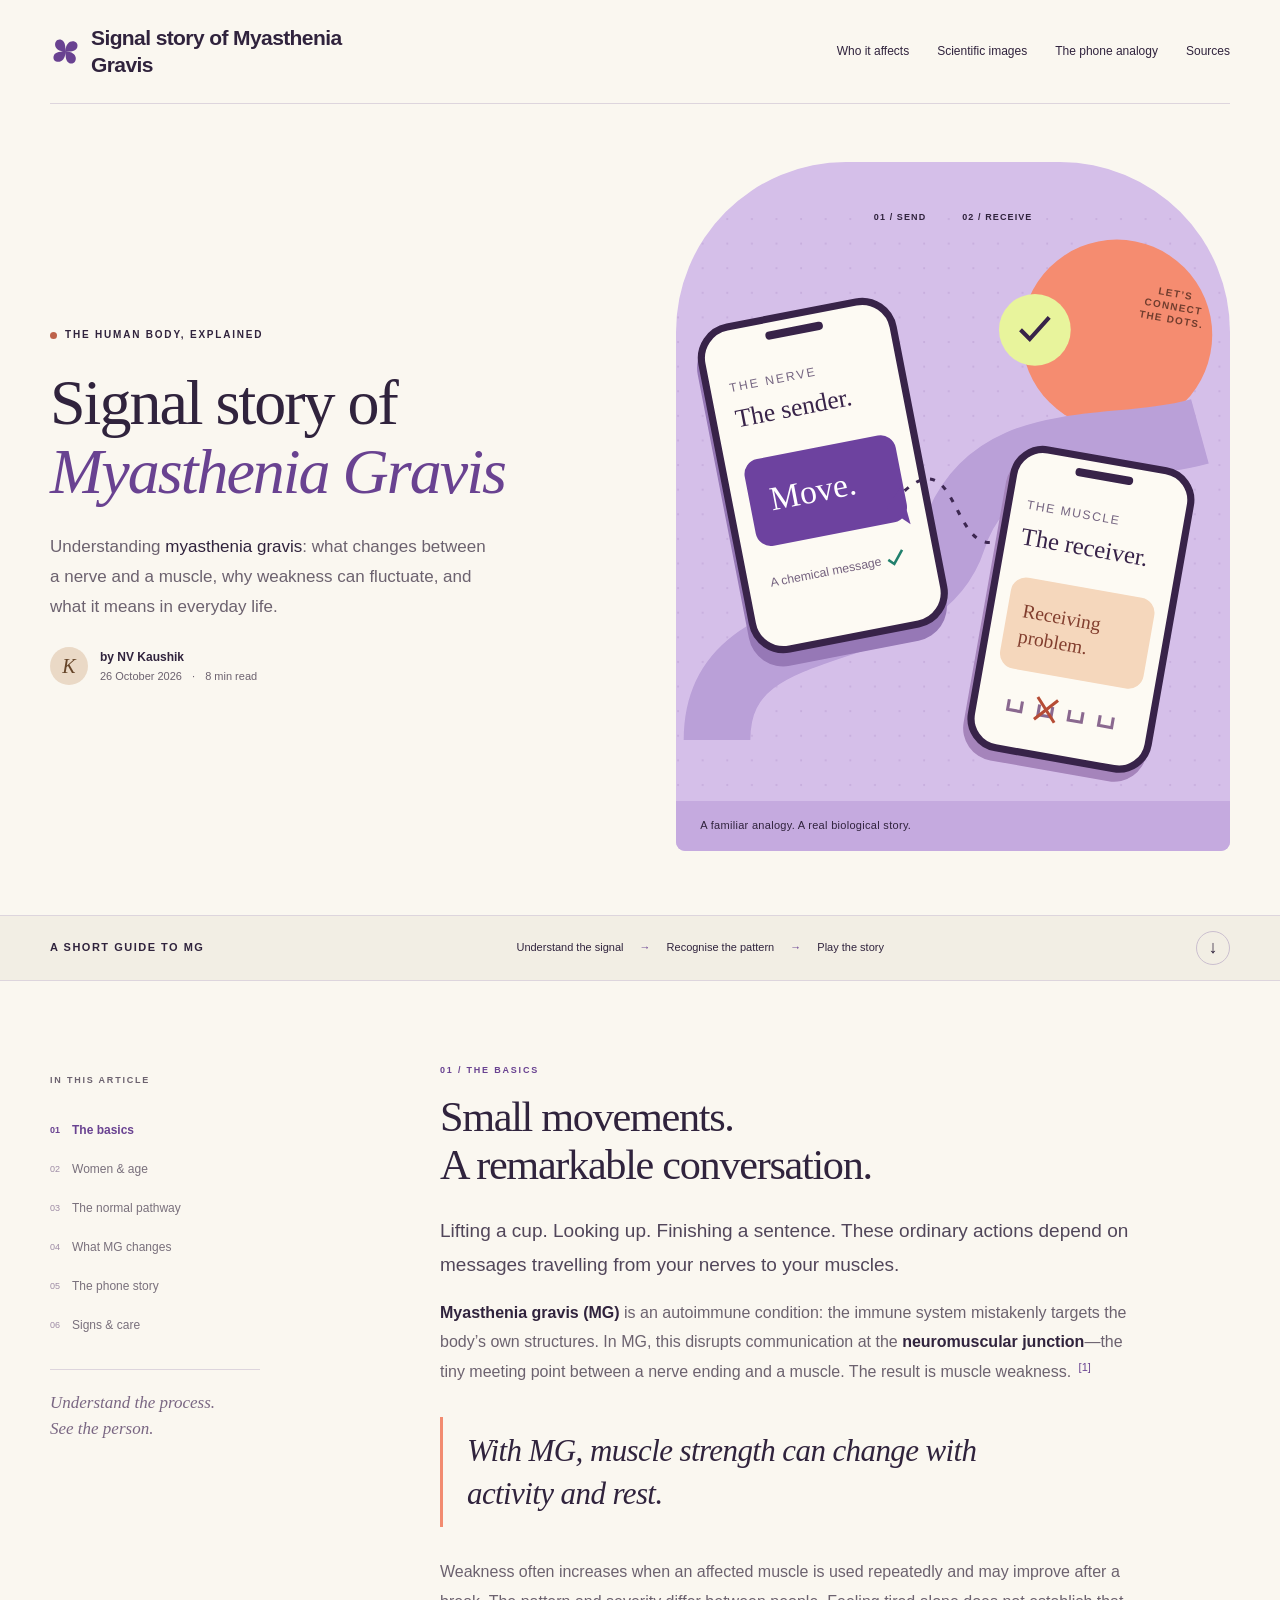
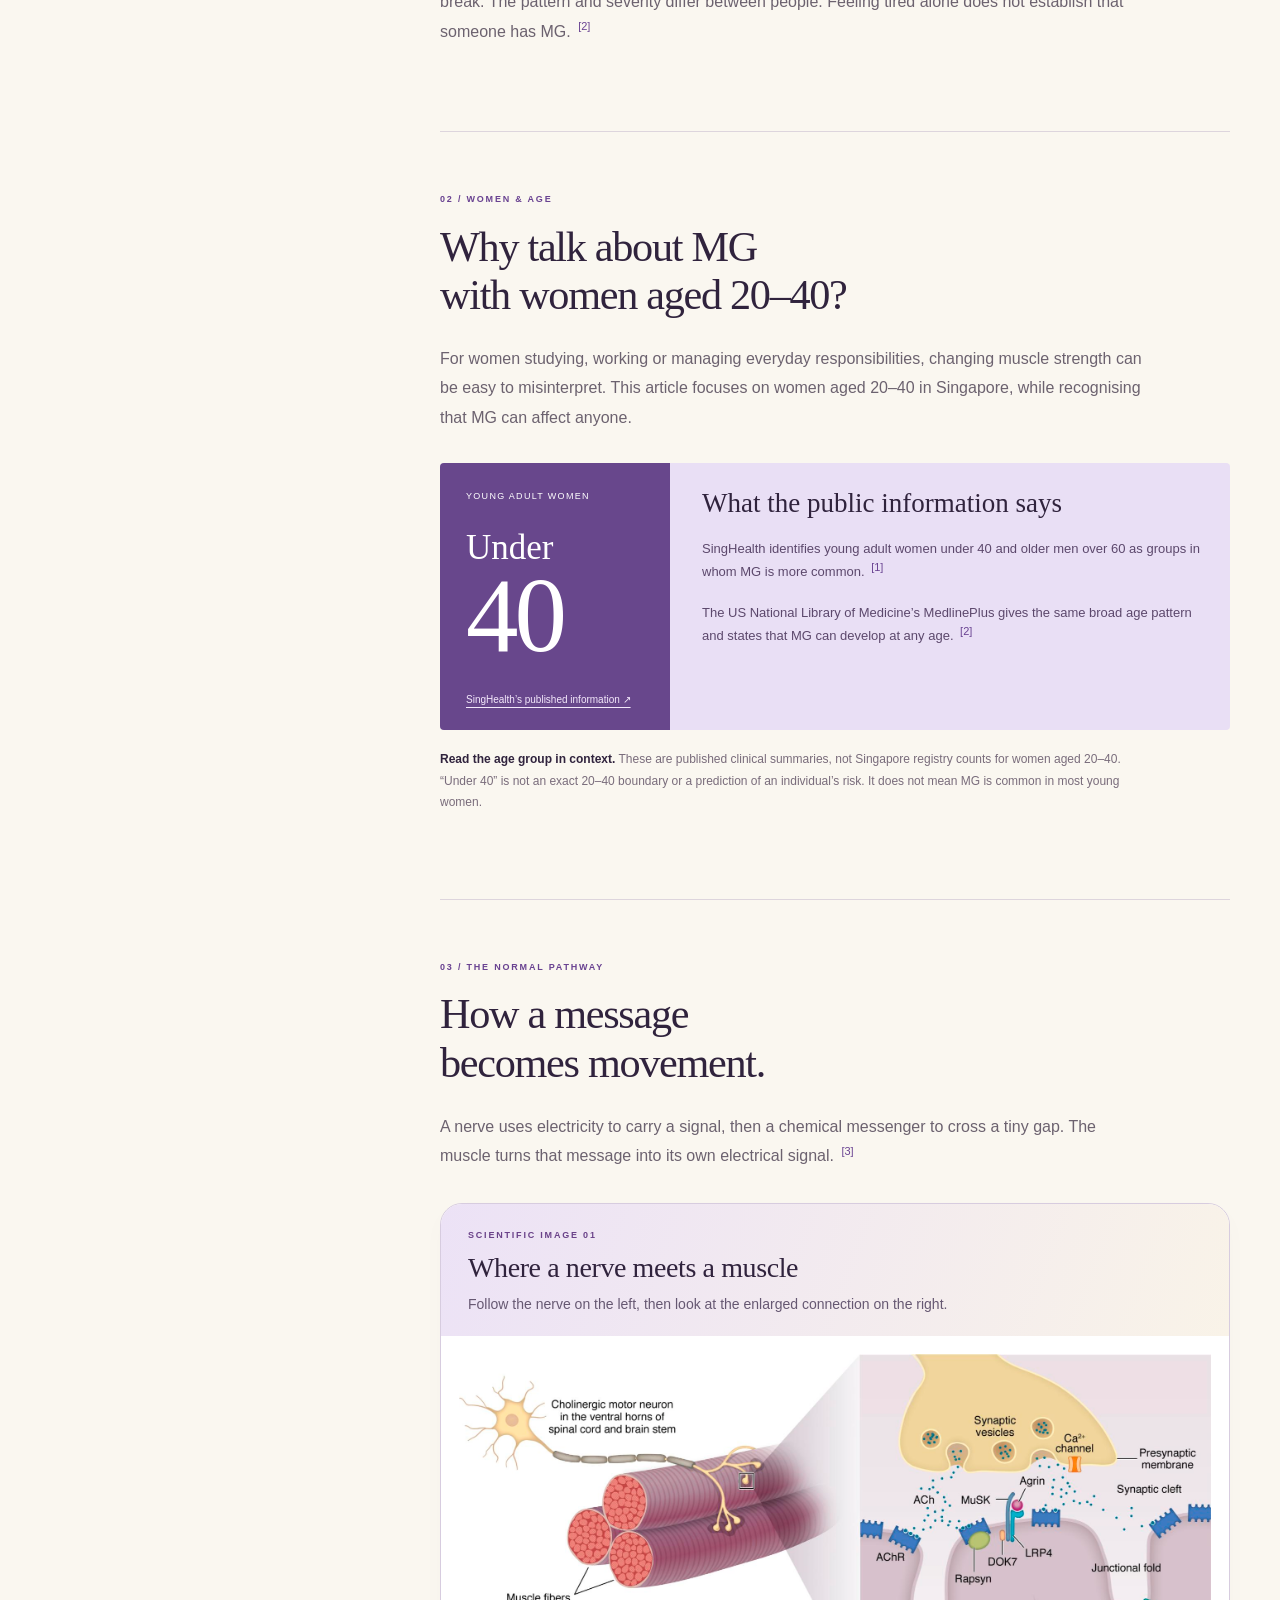
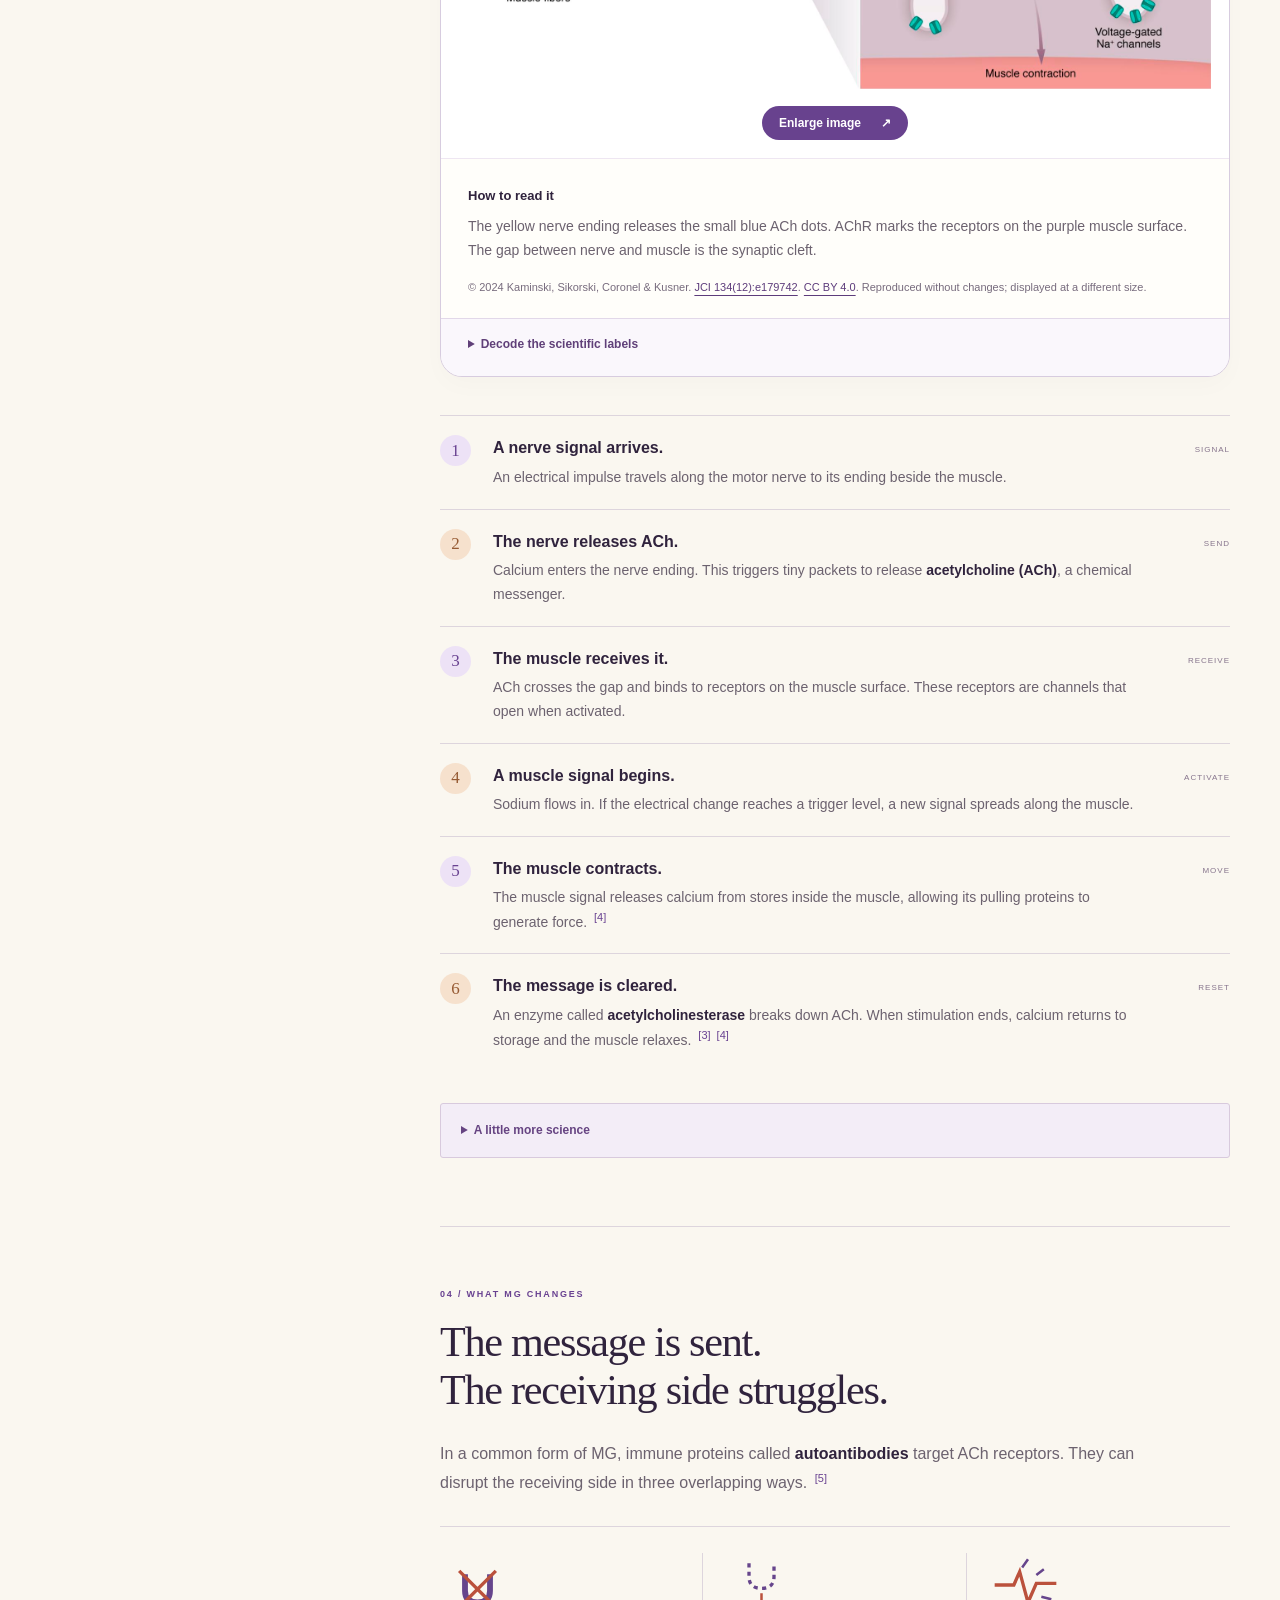
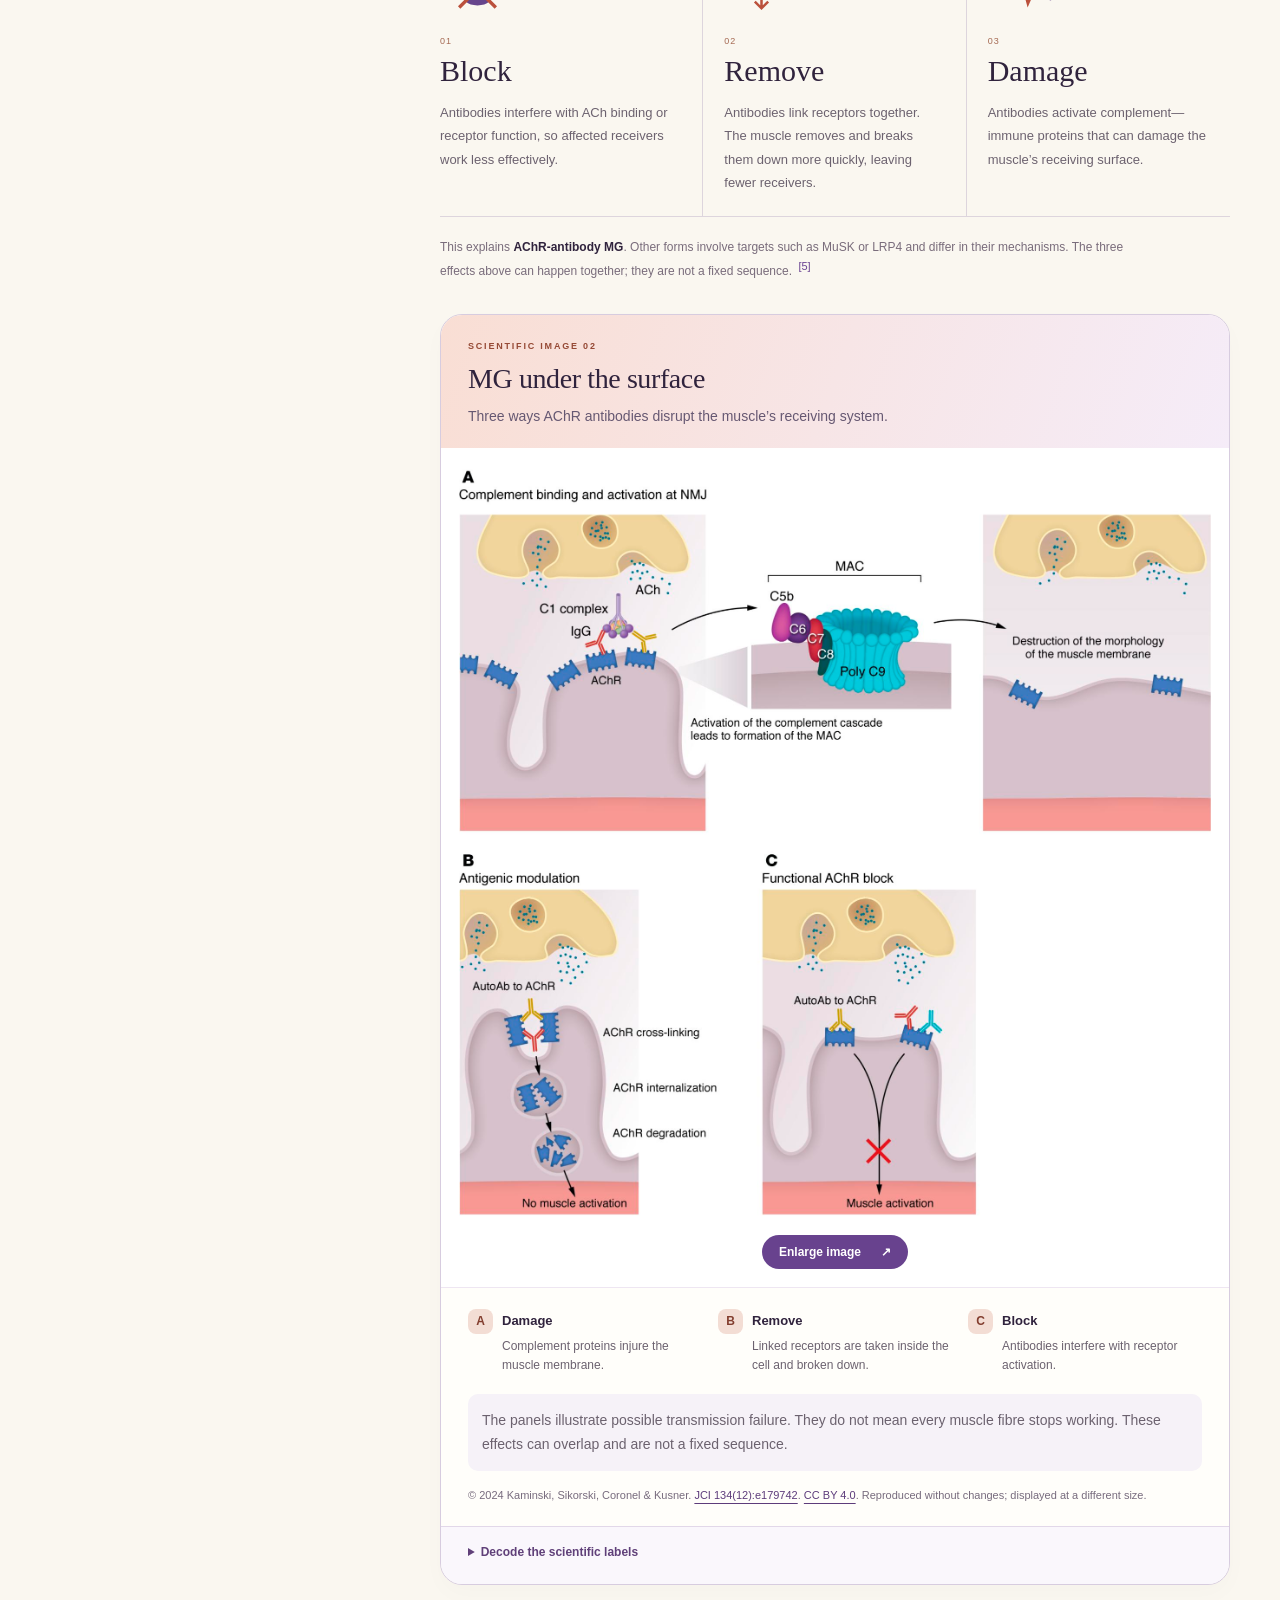
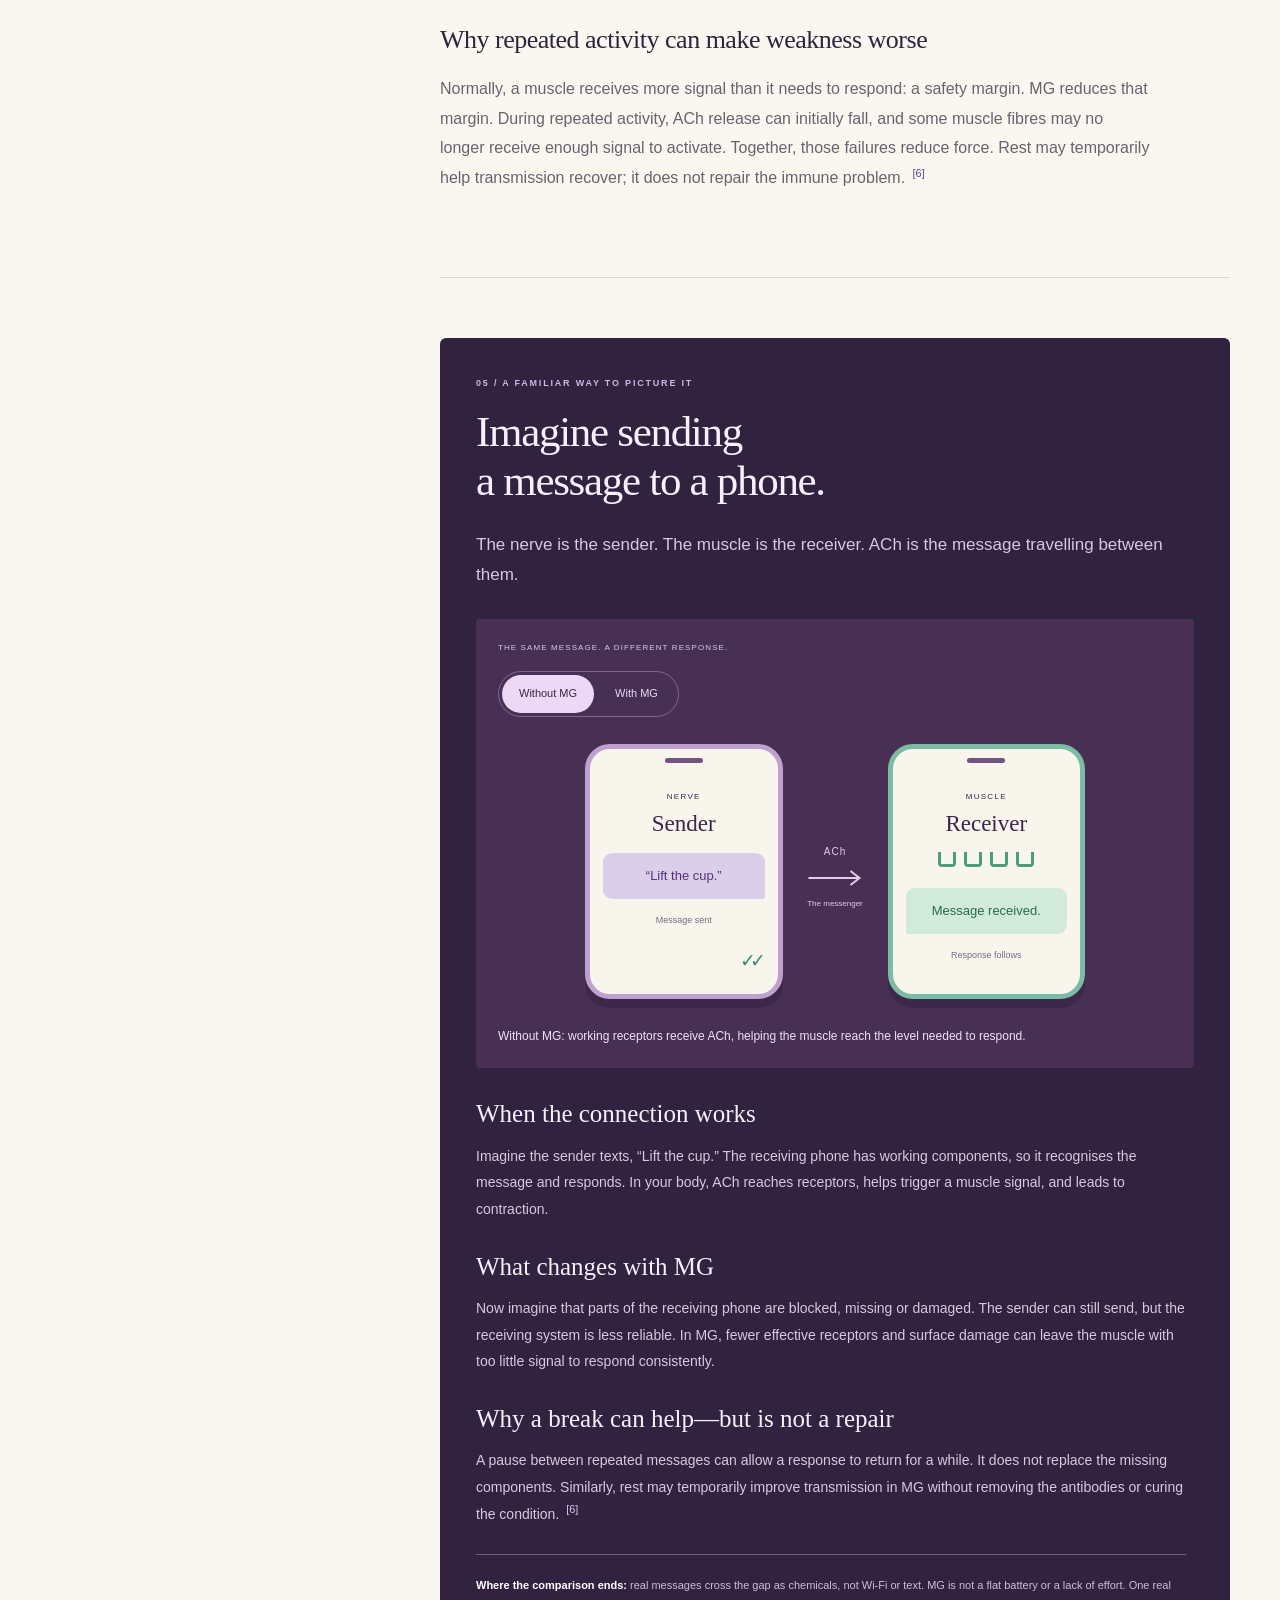
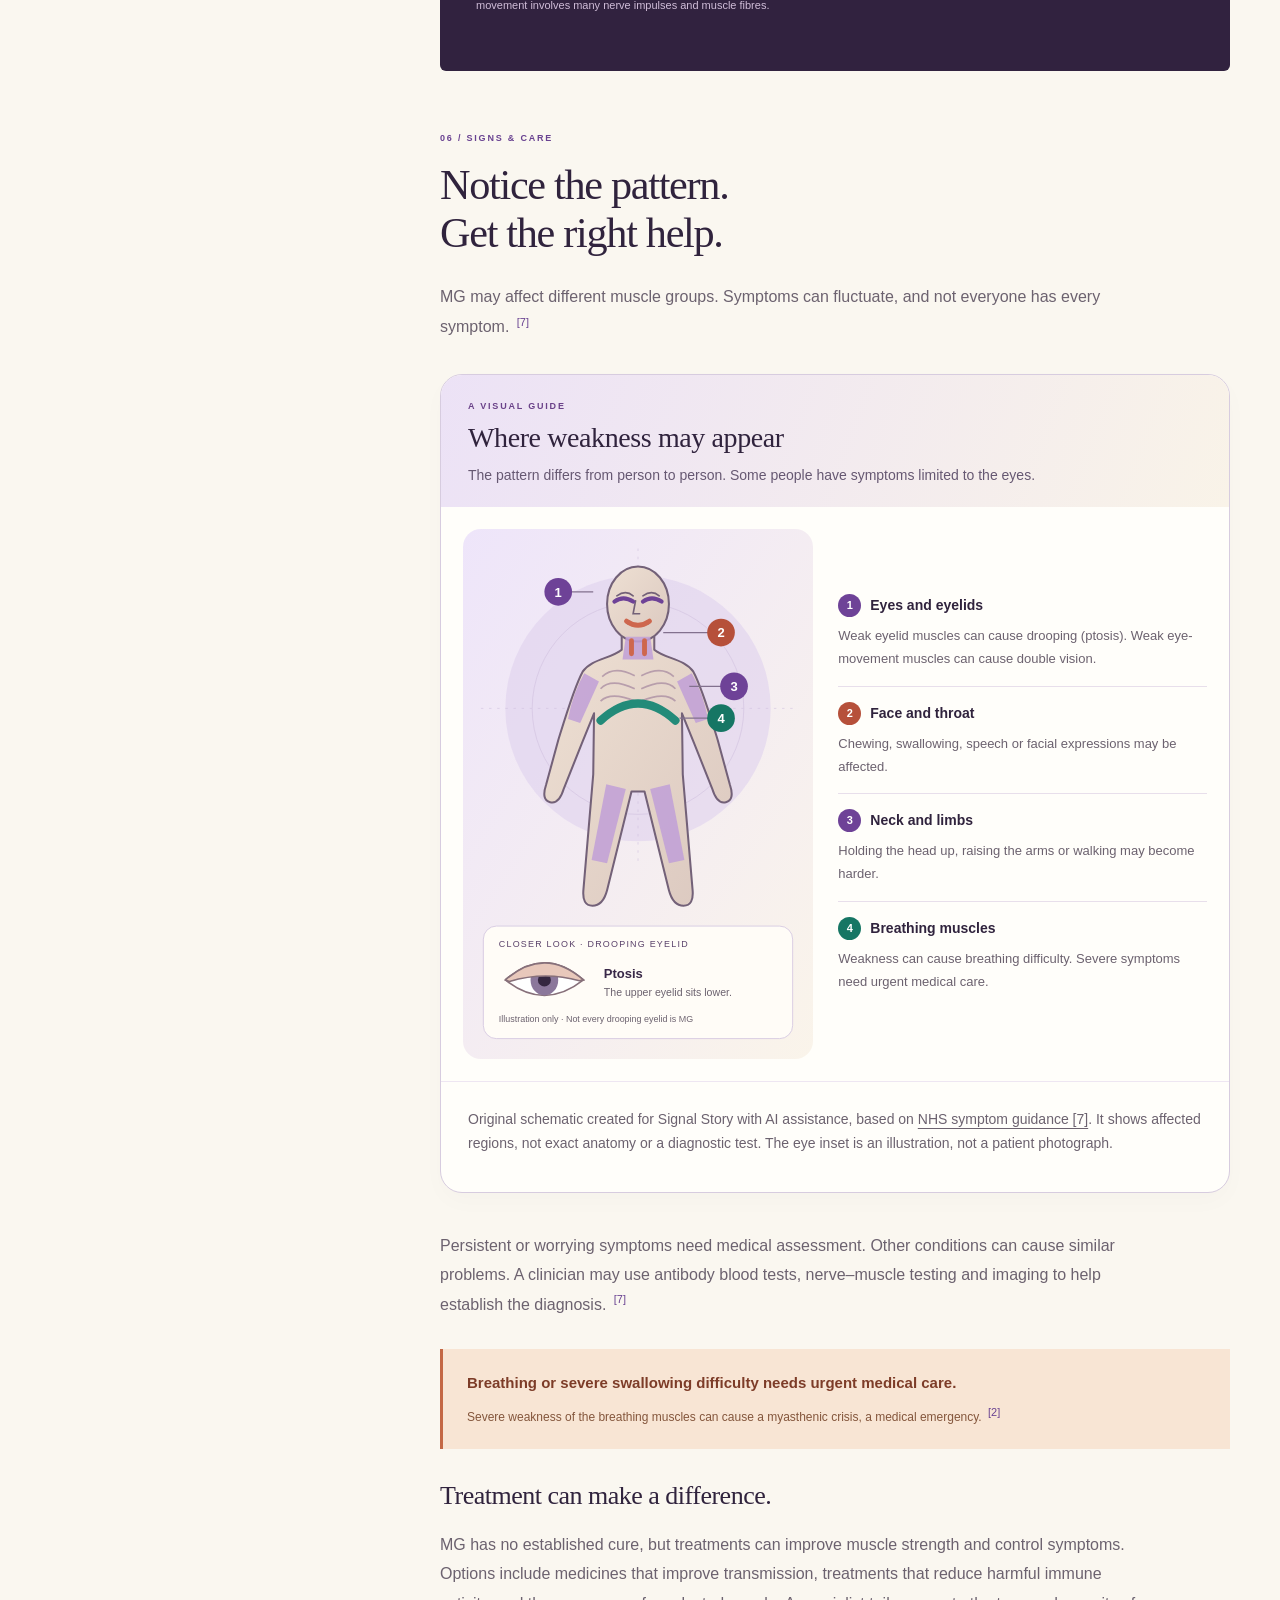
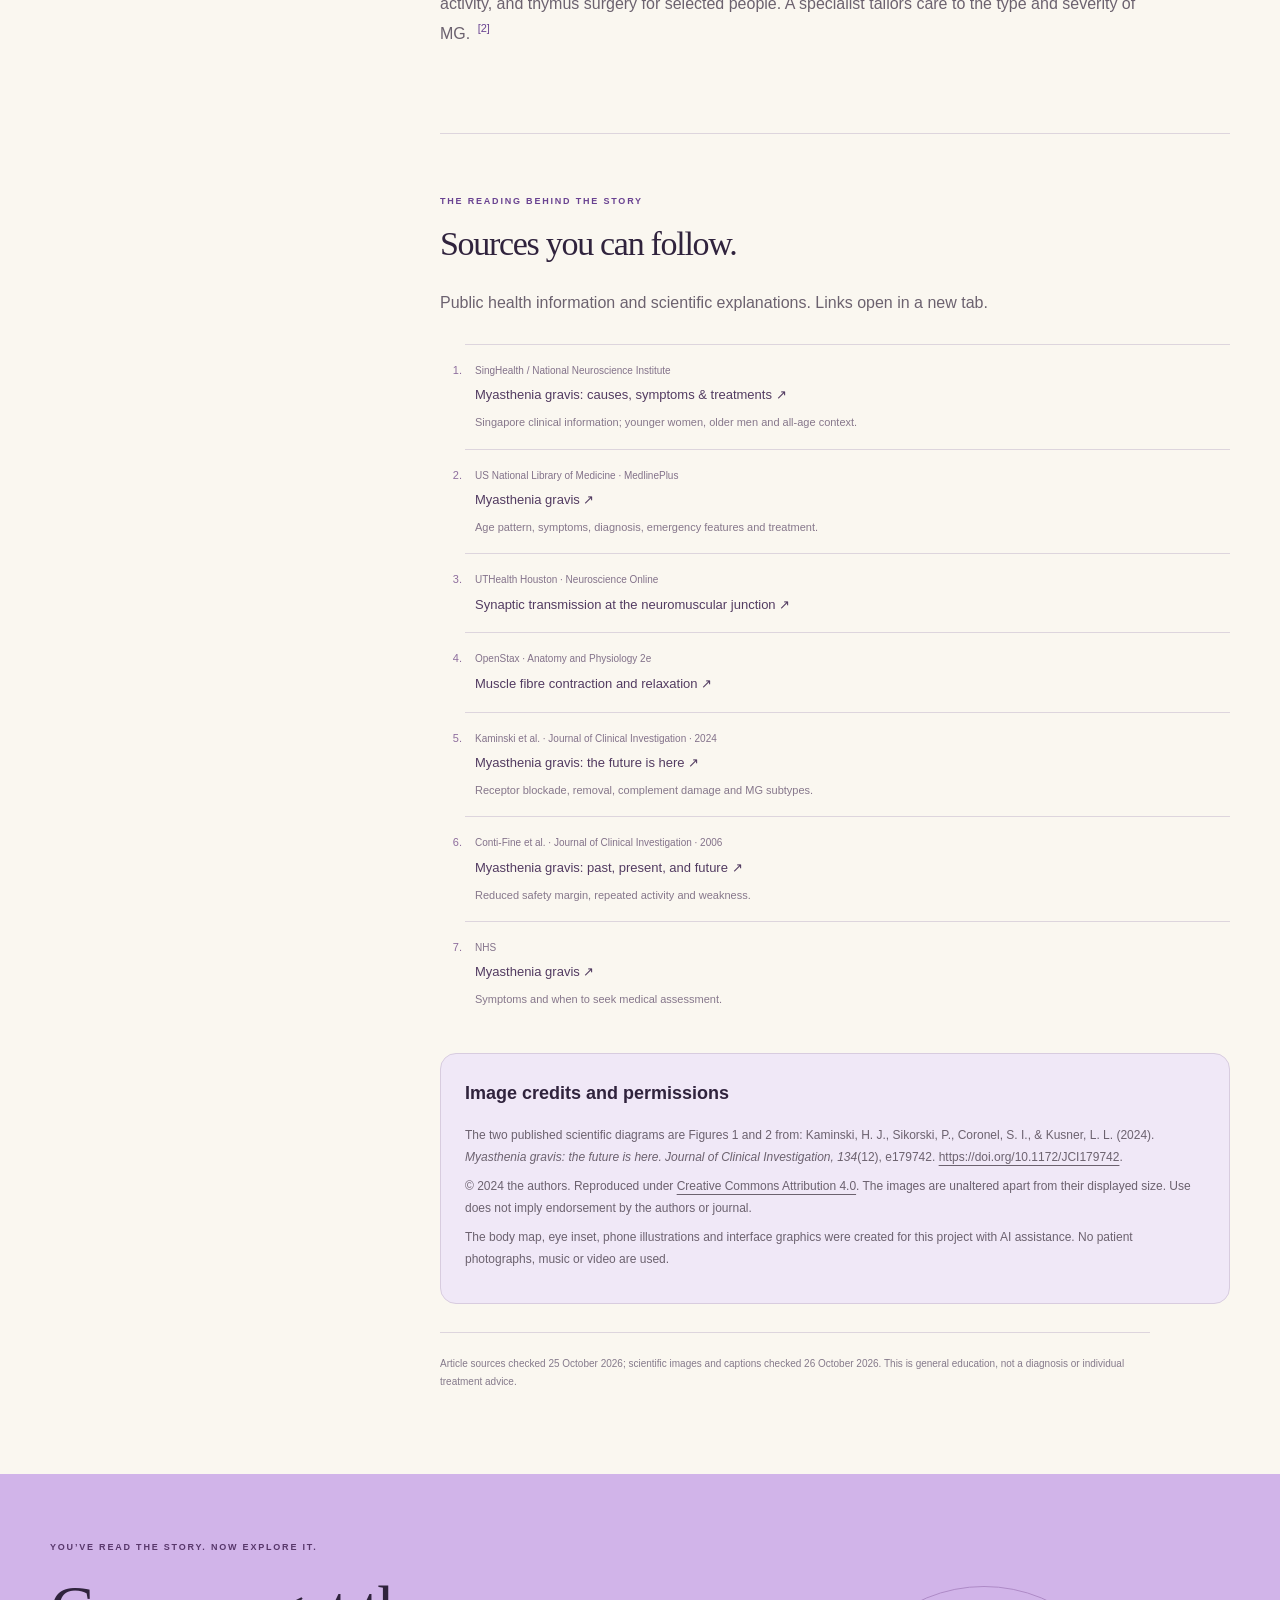
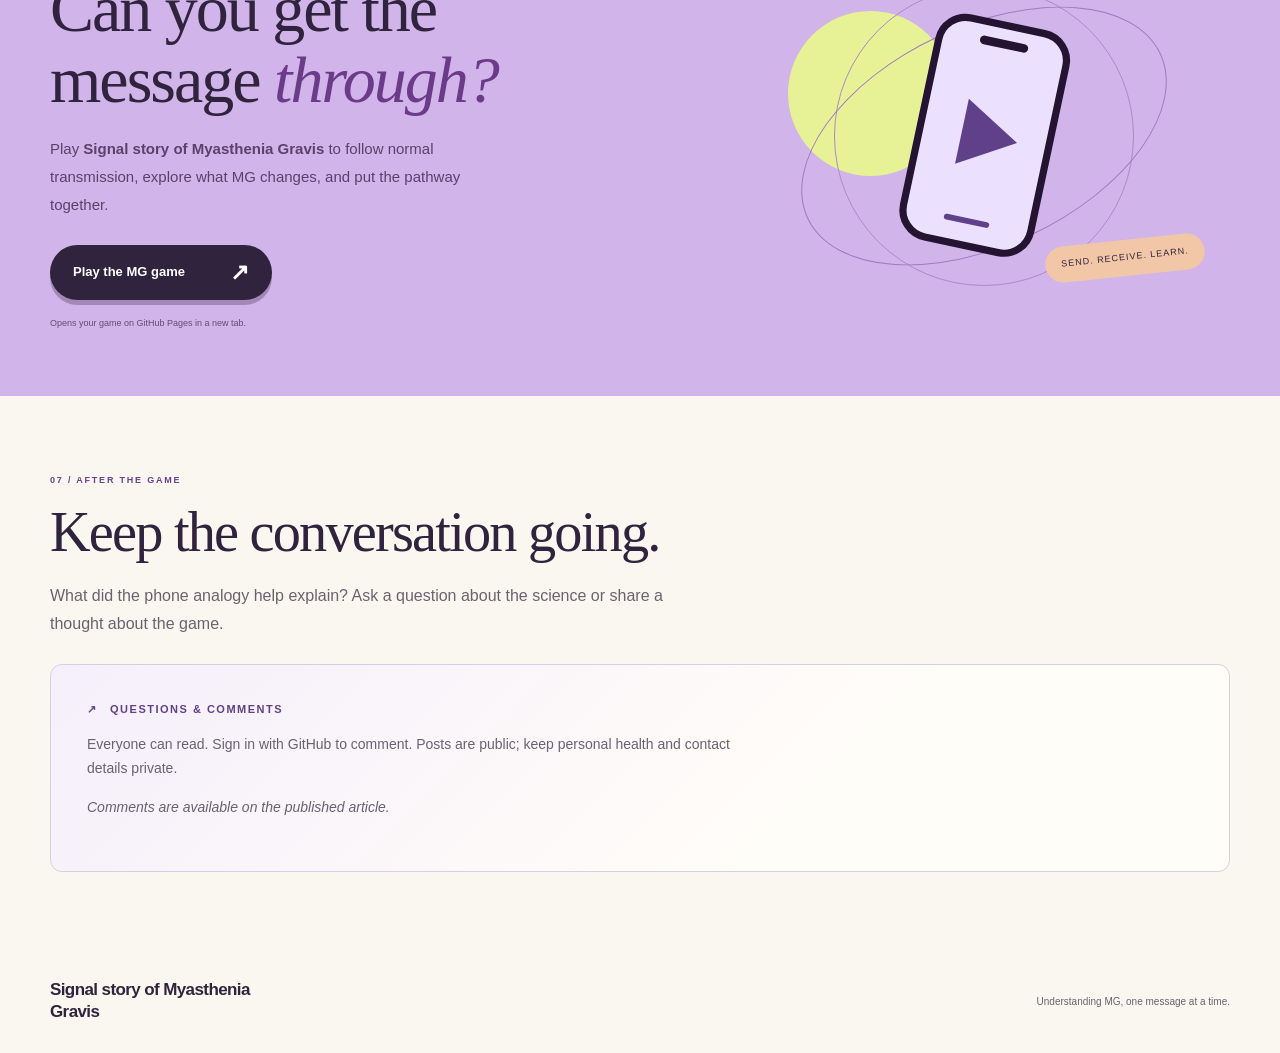
<file: index.html>
<!doctype html>
<html lang="en">
<head>
<meta charset="utf-8"><meta name="viewport" content="width=device-width,initial-scale=1">
<meta name="theme-color" content="#faf7f0"><meta name="description" content="Understand myasthenia gravis, why younger women should know the signs, and how nerve-to-muscle messages work—with a simple phone analogy and an interactive game.">
<title>Signal story of Myasthenia Gravis</title>
<meta property="og:title" content="Signal story of Myasthenia Gravis">
<link rel="stylesheet" href="styles.css">
</head>
<body id="top">
<a class="skip" href="#article">Skip to article</a>
<div class="read-progress" aria-hidden="true"><span id="progress"></span></div>
<header class="masthead shell"><a class="brand" href="#top" aria-label="Signal story of Myasthenia Gravis home"><svg viewBox="0 0 40 40" aria-hidden="true"><path d="M20 20C1 20 5 1 15 5c5 2 5 10 5 15Zm0 0C20 1 39 5 35 15c-2 5-10 5-15 5Zm0 0c19 0 15 19 5 15-5-2-5-10-5-15Zm0 0C20 39 1 35 5 25c2-5 10-5 15-5Z" fill="currentColor"/></svg><span class="brand-name">Signal story of Myasthenia Gravis</span><span class="brand-sub">SCIENCE, MADE HUMAN</span></a><nav aria-label="Main navigation"><a href="#women">Who it affects</a><a href="#junction-figure">Scientific images</a><a href="#analogy">The phone analogy</a><a href="#sources">Sources</a></nav></header>
<main>
<section class="hero shell" aria-labelledby="title">
<div class="hero-copy"><div class="eyebrow"><span class="dot"></span>THE HUMAN BODY, EXPLAINED</div><h1 id="title">Signal story of <em>Myasthenia Gravis</em></h1><p class="hero-deck">Understanding <strong>myasthenia gravis</strong>: what changes between a nerve and a muscle, why weakness can fluctuate, and what it means in everyday life.</p><div class="byline"><span class="avatar" aria-hidden="true">K</span><div><strong>by NV Kaushik</strong><span>26 October 2026 <i>·</i> <span id="readTime">7 min read</span></span></div></div></div>
<figure class="hero-art"><div class="art-caption"><span>01 / SEND</span><span>02 / RECEIVE</span></div><svg viewBox="0 0 540 570" role="img" aria-labelledby="heroArtTitle heroArtDesc"><title id="heroArtTitle">A nerve and muscle imagined as two messaging phones</title><desc id="heroArtDesc">A sender phone says Move. A receiving phone has an interrupted connection. This is a visual analogy, not a medical diagram.</desc><defs><pattern id="dots" width="24" height="24" patternUnits="userSpaceOnUse"><circle cx="2" cy="2" r="1" fill="#8b66ac" opacity=".22"/></pattern></defs><rect width="540" height="570" fill="url(#dots)"/><circle cx="430" cy="115" r="93" fill="#f58c70"/><path d="M40 510C40 374 234 425 270 314s150-80 241-105" stroke="#baa0d8" stroke-width="65" fill="none"/><g transform="translate(50 91) rotate(-11 100 170)"><rect x="-6" y="6" width="196" height="330" rx="34" fill="#9678b6"/><rect width="190" height="320" rx="31" fill="#fdfaf3" stroke="#382349" stroke-width="7"/><rect x="66" y="12" width="57" height="8" rx="4" fill="#382349"/><text x="22" y="63" fill="#756581" font-size="12" font-family="Arial" letter-spacing="2">THE NERVE</text><text x="22" y="98" fill="#382349" font-size="25" font-family="Georgia">The sender.</text><rect x="20" y="132" width="150" height="86" rx="15" fill="#6d429f"/><path d="m150 203 20 20-3-37" fill="#6d429f"/><text x="40" y="184" fill="white" font-size="33" font-family="Georgia">Move.</text><text x="25" y="257" fill="#74617e" font-size="12" font-family="Arial">A chemical message</text><path d="m142 253 5 5 10-12" stroke="#21806d" stroke-width="2.5" fill="none"/></g><path d="M223 267c57-51 44 85 105 42" stroke="#3d2751" stroke-width="3" stroke-dasharray="5 9" fill="none"/><g transform="translate(307 235) rotate(10 87 150)"><rect x="-6" y="6" width="181" height="302" rx="32" fill="#a584bb"/><rect width="175" height="295" rx="29" fill="#fdfaf3" stroke="#382349" stroke-width="7"/><rect x="59" y="12" width="57" height="8" rx="4" fill="#382349"/><text x="18" y="60" fill="#756581" font-size="12" font-family="Arial" letter-spacing="1.5">THE MUSCLE</text><text x="18" y="95" fill="#382349" font-size="24" font-family="Georgia">The receiver.</text><rect x="17" y="126" width="142" height="90" rx="15" fill="#f5d7bc"/><text x="32" y="165" fill="#823e2e" font-size="19" font-family="Georgia">Receiving</text><text x="32" y="190" fill="#823e2e" font-size="19" font-family="Georgia">problem.</text><path d="M34 246v10h13v-10m17 0v10h13v-10m17 0v10h13v-10m17 0v10h13v-10" stroke="#8a688f" stroke-width="3" fill="none"/><path d="m61 239 20 22m0-22-20 22" stroke="#b64c35" stroke-width="3"/></g><g transform="translate(350 110)"><circle r="35" fill="#e8f49c"/><path d="m-14 0 9 9 19-21" stroke="#382349" stroke-width="4" fill="none"/></g></svg><figcaption>A familiar analogy. A real biological story.</figcaption><span class="art-sticker" aria-hidden="true">LET’S<br>CONNECT<br>THE DOTS.</span></figure>
</section>
<div class="intro-strip"><div class="shell"><span>A short guide to MG</span><span>Understand the signal <b>→</b> Recognise the pattern <b>→</b> Play the story</span><a href="#article" aria-label="Start reading the article">↓</a></div></div>
<div class="reading-layout shell">
<aside class="contents"><span class="eyebrow">IN THIS ARTICLE</span><nav aria-label="Article contents"><a href="#basics"><small>01</small>The basics</a><a href="#women"><small>02</small>Women &amp; age</a><a href="#normal"><small>03</small>The normal pathway</a><a href="#changes"><small>04</small>What MG changes</a><a href="#analogy"><small>05</small>The phone story</a><a href="#signs"><small>06</small>Signs &amp; care</a></nav><p>Understand the process.<br>See the person.</p></aside>
<article id="article">
<section id="basics" class="article-section"><div class="section-no">01 / THE BASICS</div><h2>Small movements.<br>A remarkable conversation.</h2><p class="lead">Lifting a cup. Looking up. Finishing a sentence. These ordinary actions depend on messages travelling from your nerves to your muscles.</p><p><strong>Myasthenia gravis (MG)</strong> is an autoimmune condition: the immune system mistakenly targets the body’s own structures. In MG, this disrupts communication at the <strong>neuromuscular junction</strong>—the tiny meeting point between a nerve ending and a muscle. The result is muscle weakness. <a class="ref" href="#source-1" aria-label="Source 1">[1]</a></p><blockquote>With MG, muscle strength can change with activity and rest.</blockquote><p>Weakness often increases when an affected muscle is used repeatedly and may improve after a break. The pattern and severity differ between people. Feeling tired alone does not establish that someone has MG. <a class="ref" href="#source-2" aria-label="Source 2">[2]</a></p></section>
<section id="women" class="article-section"><div class="section-no">02 / WOMEN &amp; AGE</div><h2>Why talk about MG<br>with women aged 20–40?</h2><p>For women studying, working or managing everyday responsibilities, changing muscle strength can be easy to misinterpret. This article focuses on women aged 20–40 in Singapore, while recognising that MG can affect anyone.</p><div class="age-feature"><div class="age-number"><span>YOUNG ADULT WOMEN</span><strong>Under<br><b>40</b></strong><a href="https://www.singhealth.com.sg/symptoms-treatments/myasthenia-gravis" target="_blank" rel="noopener noreferrer">SingHealth’s published information ↗</a></div><div class="age-copy"><h3>What the public information says</h3><p>SingHealth identifies young adult women under 40 and older men over 60 as groups in whom MG is more common. <a class="ref" href="#source-1" aria-label="Source 1">[1]</a></p><p>The US National Library of Medicine’s MedlinePlus gives the same broad age pattern and states that MG can develop at any age. <a class="ref" href="#source-2" aria-label="Source 2">[2]</a></p></div></div><p class="context-note"><strong>Read the age group in context.</strong> These are published clinical summaries, not Singapore registry counts for women aged 20–40. “Under 40” is not an exact 20–40 boundary or a prediction of an individual’s risk. It does not mean MG is common in most young women.</p></section>
<section id="normal" class="article-section"><div class="section-no">03 / THE NORMAL PATHWAY</div><h2>How a message<br>becomes movement.</h2><p>A nerve uses electricity to carry a signal, then a chemical messenger to cross a tiny gap. The muscle turns that message into its own electrical signal. <a class="ref" href="#source-3" aria-label="Source 3">[3]</a></p><figure class="science-figure" id="junction-figure">
<div class="figure-heading"><span class="figure-label">SCIENTIFIC IMAGE 01</span><h3>Where a nerve meets a muscle</h3><p>Follow the nerve on the left, then look at the enlarged connection on the right.</p></div>
<a class="figure-open" href="assets/jci-179742-figure-1.jpg" target="_blank" rel="noopener" data-figure="junction" aria-label="Enlarge the scientific diagram of the neuromuscular junction"><img src="assets/jci-179742-figure-1.jpg" width="1818" height="809" loading="lazy" decoding="async" alt="Published anatomical diagram showing a motor nerve branching over skeletal muscle fibres, with an enlarged nerve ending releasing acetylcholine towards receptors on the folded muscle membrane."><span class="enlarge-label">Enlarge image <span aria-hidden="true">↗</span></span></a>
<figcaption><strong>How to read it</strong><p>The yellow nerve ending releases the small blue ACh dots. AChR marks the receptors on the purple muscle surface. The gap between nerve and muscle is the synaptic cleft.</p><span class="figure-credit">© 2024 Kaminski, Sikorski, Coronel &amp; Kusner. <a href="https://doi.org/10.1172/JCI179742" target="_blank" rel="noopener noreferrer">JCI 134(12):e179742</a>. <a href="https://creativecommons.org/licenses/by/4.0/" target="_blank" rel="noopener noreferrer">CC BY 4.0</a>. Reproduced without changes; displayed at a different size.</span></figcaption>
<details class="figure-glossary"><summary>Decode the scientific labels</summary><dl><div><dt>NMJ</dt><dd>Neuromuscular junction: the connection between a nerve and a muscle.</dd></div><div><dt>ACh / AChR</dt><dd>Acetylcholine, the messenger / its receptor, which receives it.</dd></div><div><dt>Ca²⁺ / Na⁺</dt><dd>Calcium / sodium ions, which help transmit the signal.</dd></div><div><dt>Presynaptic membrane</dt><dd>The surface of the sending nerve ending.</dd></div><div><dt>MuSK, LRP4, agrin, DOK7 and rapsyn</dt><dd>Proteins involved in organising or maintaining the receiving system.</dd></div></dl></details></figure><ol class="pathway"><li><span class="step">1</span><div><h3>A nerve signal arrives.</h3><p>An electrical impulse travels along the motor nerve to its ending beside the muscle.</p></div><span class="path-tag">SIGNAL</span></li><li><span class="step">2</span><div><h3>The nerve releases ACh.</h3><p>Calcium enters the nerve ending. This triggers tiny packets to release <strong>acetylcholine (ACh)</strong>, a chemical messenger.</p></div><span class="path-tag">SEND</span></li><li><span class="step">3</span><div><h3>The muscle receives it.</h3><p>ACh crosses the gap and binds to receptors on the muscle surface. These receptors are channels that open when activated.</p></div><span class="path-tag">RECEIVE</span></li><li><span class="step">4</span><div><h3>A muscle signal begins.</h3><p>Sodium flows in. If the electrical change reaches a trigger level, a new signal spreads along the muscle.</p></div><span class="path-tag">ACTIVATE</span></li><li><span class="step">5</span><div><h3>The muscle contracts.</h3><p>The muscle signal releases calcium from stores inside the muscle, allowing its pulling proteins to generate force. <a class="ref" href="#source-4" aria-label="Source 4">[4]</a></p></div><span class="path-tag">MOVE</span></li><li><span class="step">6</span><div><h3>The message is cleared.</h3><p>An enzyme called <strong>acetylcholinesterase</strong> breaks down ACh. When stimulation ends, calcium returns to storage and the muscle relaxes. <a class="ref" href="#source-3" aria-label="Source 3">[3]</a><a class="ref" href="#source-4" aria-label="Source 4">[4]</a></p></div><span class="path-tag">RESET</span></li></ol><details class="science-note"><summary>A little more science</summary><p>ACh receptor channels allow sodium in and potassium out. The net electrical change is an <strong>end-plate potential</strong>. Reaching threshold starts a muscle action potential. Calcium entering the nerve and calcium released inside the muscle are separate events. ACh breakdown is rapid and overlaps with activation; the numbered steps simplify that timing. <a class="ref" href="#source-3">[3]</a><a class="ref" href="#source-4">[4]</a></p></details></section>
<section id="changes" class="article-section"><div class="section-no">04 / WHAT MG CHANGES</div><h2>The message is sent.<br>The receiving side struggles.</h2><p>In a common form of MG, immune proteins called <strong>autoantibodies</strong> target ACh receptors. They can disrupt the receiving side in three overlapping ways. <a class="ref" href="#source-5" aria-label="Source 5">[5]</a></p><div class="mechanisms"><section><svg viewBox="0 0 90 70" aria-hidden="true"><path d="M30 22v20q0 14 15 14t15-14V22" stroke="#66458c" stroke-width="7" fill="none"/><path d="m23 18 44 44m0-44L23 62" stroke="#bb513c" stroke-width="4"/></svg><span>01</span><h3>Block</h3><p>Antibodies interfere with ACh binding or receptor function, so affected receivers work less effectively.</p></section><section><svg viewBox="0 0 90 70" aria-hidden="true"><path d="M30 9v16q0 14 15 14t15-14V9" stroke="#66458c" stroke-width="4" stroke-dasharray="5 5" fill="none"/><path d="M45 45v18m-8-8 8 8 8-8" stroke="#bb513c" stroke-width="3" fill="none"/></svg><span>02</span><h3>Remove</h3><p>Antibodies link receptors together. The muscle removes and breaks them down more quickly, leaving fewer receivers.</p></section><section><svg viewBox="0 0 90 70" aria-hidden="true"><path d="M8 35h23l7-16 10 37 10-23h24" stroke="#bb513c" stroke-width="4" fill="none"/><path d="m48 4-7 10m26 2-9 7m18 29-12-3" stroke="#66458c" stroke-width="3"/></svg><span>03</span><h3>Damage</h3><p>Antibodies activate complement—immune proteins that can damage the muscle’s receiving surface.</p></section></div><p class="context-note">This explains <strong>AChR-antibody MG</strong>. Other forms involve targets such as MuSK or LRP4 and differ in their mechanisms. The three effects above can happen together; they are not a fixed sequence. <a class="ref" href="#source-5">[5]</a></p><figure class="science-figure mg-figure" id="mg-figure">
<div class="figure-heading"><span class="figure-label">SCIENTIFIC IMAGE 02</span><h3>MG under the surface</h3><p>Three ways AChR antibodies disrupt the muscle’s receiving system.</p></div>
<a class="figure-open" href="assets/jci-179742-figure-2.jpg" target="_blank" rel="noopener" data-figure="mg" aria-label="Enlarge the scientific figure showing three antibody effects in myasthenia gravis"><img src="assets/jci-179742-figure-2.jpg" width="1734" height="1735" loading="lazy" decoding="async" alt="Published three-panel diagram of AChR-antibody MG. Panel A shows complement damaging the muscle membrane; B shows linked receptors being taken into the muscle cell and broken down; C shows antibodies interfering with receptor function."><span class="enlarge-label">Enlarge image <span aria-hidden="true">↗</span></span></a>
<figcaption><div class="panel-key"><p><b>A</b><span><strong>Damage</strong>Complement proteins injure the muscle membrane.</span></p><p><b>B</b><span><strong>Remove</strong>Linked receptors are taken inside the cell and broken down.</span></p><p><b>C</b><span><strong>Block</strong>Antibodies interfere with receptor activation.</span></p></div><p class="figure-limit">The panels illustrate possible transmission failure. They do not mean every muscle fibre stops working. These effects can overlap and are not a fixed sequence.</p><span class="figure-credit">© 2024 Kaminski, Sikorski, Coronel &amp; Kusner. <a href="https://doi.org/10.1172/JCI179742" target="_blank" rel="noopener noreferrer">JCI 134(12):e179742</a>. <a href="https://creativecommons.org/licenses/by/4.0/" target="_blank" rel="noopener noreferrer">CC BY 4.0</a>. Reproduced without changes; displayed at a different size.</span></figcaption>
<details class="figure-glossary"><summary>Decode the scientific labels</summary><dl><div><dt>IgG / AutoAb</dt><dd>Antibodies / autoantibodies directed against the body’s own structures.</dd></div><div><dt>MAC</dt><dd>Membrane attack complex: complement proteins that form a pore and damage the receiving membrane.</dd></div><div><dt>Antigenic modulation</dt><dd>Antibody-driven removal and breakdown of receptors.</dd></div><div><dt>Internalisation / degradation</dt><dd>Taking receptors inside the cell / breaking them down.</dd></div></dl></details></figure><h3 class="subheading">Why repeated activity can make weakness worse</h3><p>Normally, a muscle receives more signal than it needs to respond: a safety margin. MG reduces that margin. During repeated activity, ACh release can initially fall, and some muscle fibres may no longer receive enough signal to activate. Together, those failures reduce force. Rest may temporarily help transmission recover; it does not repair the immune problem. <a class="ref" href="#source-6" aria-label="Source 6">[6]</a></p></section>
<section id="analogy" class="article-section analogy"><div class="section-no">05 / A FAMILIAR WAY TO PICTURE IT</div><h2>Imagine sending<br>a message to a phone.</h2><p class="lead">The nerve is the sender. The muscle is the receiver. ACh is the message travelling between them.</p><div class="phone-demo" id="phoneDemo"><div class="demo-top"><span>THE SAME MESSAGE. A DIFFERENT RESPONSE.</span><div class="mode-controls" role="group" aria-label="Compare the phone analogy"><button type="button" data-mode="normal" aria-pressed="true">Without MG</button><button type="button" data-mode="mg" aria-pressed="false">With MG</button></div></div><div class="phone-pair" aria-hidden="true"><div class="phone sender"><i></i><span>NERVE</span><h3>Sender</h3><div class="chat">“Lift the cup.”</div><small>Message sent</small><div class="sent-mark">✓✓</div></div><div class="message-path"><span>ACh</span><svg viewBox="0 0 60 22"><path d="M3 11h51m-9-7 9 7-9 7" fill="none" stroke="currentColor" stroke-width="2"/></svg><small>The messenger</small></div><div class="phone receiver"><i></i><span>MUSCLE</span><h3>Receiver</h3><div class="receivers"><b></b><b></b><b></b><b></b></div><div class="chat" id="receiverChat">Message received.</div><small id="receiverStatus">Response follows</small></div></div><p class="demo-description" id="demoDescription" aria-live="polite">Without MG: working receptors receive ACh, helping the muscle reach the level needed to respond.</p></div><div class="story-paragraphs"><h3>When the connection works</h3><p>Imagine the sender texts, “Lift the cup.” The receiving phone has working components, so it recognises the message and responds. In your body, ACh reaches receptors, helps trigger a muscle signal, and leads to contraction.</p><h3>What changes with MG</h3><p>Now imagine that parts of the receiving phone are blocked, missing or damaged. The sender can still send, but the receiving system is less reliable. In MG, fewer effective receptors and surface damage can leave the muscle with too little signal to respond consistently.</p><h3>Why a break can help—but is not a repair</h3><p>A pause between repeated messages can allow a response to return for a while. It does not replace the missing components. Similarly, rest may temporarily improve transmission in MG without removing the antibodies or curing the condition. <a class="ref" href="#source-6">[6]</a></p></div><p class="analogy-limit"><strong>Where the comparison ends:</strong> real messages cross the gap as chemicals, not Wi-Fi or text. MG is not a flat battery or a lack of effort. One real movement involves many nerve impulses and muscle fibres.</p></section>
<section id="signs" class="article-section"><div class="section-no">06 / SIGNS &amp; CARE</div><h2>Notice the pattern.<br>Get the right help.</h2><p>MG may affect different muscle groups. Symptoms can fluctuate, and not everyone has every symptom. <a class="ref" href="#source-7" aria-label="Source 7">[7]</a></p><figure class="body-map science-figure" id="body-map">
<div class="figure-heading"><span class="figure-label">A VISUAL GUIDE</span><h3>Where weakness may appear</h3><p>The pattern differs from person to person. Some people have symptoms limited to the eyes.</p></div>
<div class="body-map-grid"><img src="assets/mg-muscle-groups.svg" width="430" height="650" loading="lazy" alt="Schematic person with numbered highlights: 1 at the eyes, 2 at the mouth and throat, 3 at the neck and limbs, and 4 at the breathing muscles in the chest. A small inset illustrates a drooping upper eyelid."><dl class="body-key"><div><dt><b>1</b>Eyes and eyelids</dt><dd>Weak eyelid muscles can cause drooping (ptosis). Weak eye-movement muscles can cause double vision.</dd></div><div><dt><b>2</b>Face and throat</dt><dd>Chewing, swallowing, speech or facial expressions may be affected.</dd></div><div><dt><b>3</b>Neck and limbs</dt><dd>Holding the head up, raising the arms or walking may become harder.</dd></div><div><dt><b>4</b>Breathing muscles</dt><dd>Weakness can cause breathing difficulty. Severe symptoms need urgent medical care.</dd></div></dl></div>
<figcaption><p>Original schematic created for Signal Story with AI assistance, based on <a href="#source-7">NHS symptom guidance [7]</a>. It shows affected regions, not exact anatomy or a diagnostic test. The eye inset is an illustration, not a patient photograph.</p></figcaption></figure><p>Persistent or worrying symptoms need medical assessment. Other conditions can cause similar problems. A clinician may use antibody blood tests, nerve–muscle testing and imaging to help establish the diagnosis. <a class="ref" href="#source-7">[7]</a></p><div class="urgent"><strong>Breathing or severe swallowing difficulty needs urgent medical care.</strong><p>Severe weakness of the breathing muscles can cause a myasthenic crisis, a medical emergency. <a class="ref" href="#source-2">[2]</a></p></div><h3 class="subheading">Treatment can make a difference.</h3><p>MG has no established cure, but treatments can improve muscle strength and control symptoms. Options include medicines that improve transmission, treatments that reduce harmful immune activity, and thymus surgery for selected people. A specialist tailors care to the type and severity of MG. <a class="ref" href="#source-2">[2]</a></p></section>
<section id="sources" class="article-section sources"><div class="section-no">THE READING BEHIND THE STORY</div><h2>Sources you can follow.</h2><p>Public health information and scientific explanations. Links open in a new tab.</p><ol><li id="source-1"><a href="https://www.singhealth.com.sg/symptoms-treatments/myasthenia-gravis" target="_blank" rel="noopener noreferrer"><span>SingHealth / National Neuroscience Institute</span><strong>Myasthenia gravis: causes, symptoms &amp; treatments ↗</strong></a><p>Singapore clinical information; younger women, older men and all-age context.</p></li><li id="source-2"><a href="https://medlineplus.gov/myastheniagravis.html" target="_blank" rel="noopener noreferrer"><span>US National Library of Medicine · MedlinePlus</span><strong>Myasthenia gravis ↗</strong></a><p>Age pattern, symptoms, diagnosis, emergency features and treatment.</p></li><li id="source-3"><a href="https://nba.uth.tmc.edu/neuroscience/s1/chapter04.html" target="_blank" rel="noopener noreferrer"><span>UTHealth Houston · Neuroscience Online</span><strong>Synaptic transmission at the neuromuscular junction ↗</strong></a></li><li id="source-4"><a href="https://openstax.org/books/anatomy-and-physiology-2e/pages/10-3-muscle-fiber-contraction-and-relaxation" target="_blank" rel="noopener noreferrer"><span>OpenStax · Anatomy and Physiology 2e</span><strong>Muscle fibre contraction and relaxation ↗</strong></a></li><li id="source-5"><a href="https://www.jci.org/articles/view/179742" target="_blank" rel="noopener noreferrer"><span>Kaminski et al. · Journal of Clinical Investigation · 2024</span><strong>Myasthenia gravis: the future is here ↗</strong></a><p>Receptor blockade, removal, complement damage and MG subtypes.</p></li><li id="source-6"><a href="https://www.jci.org/articles/view/29894" target="_blank" rel="noopener noreferrer"><span>Conti-Fine et al. · Journal of Clinical Investigation · 2006</span><strong>Myasthenia gravis: past, present, and future ↗</strong></a><p>Reduced safety margin, repeated activity and weakness.</p></li><li id="source-7"><a href="https://www.nhs.uk/conditions/myasthenia-gravis/" target="_blank" rel="noopener noreferrer"><span>NHS</span><strong>Myasthenia gravis ↗</strong></a><p>Symptoms and when to seek medical assessment.</p></li></ol><div class="image-credits" id="image-credits"><h3>Image credits and permissions</h3><p>The two published scientific diagrams are Figures 1 and 2 from: Kaminski, H. J., Sikorski, P., Coronel, S. I., &amp; Kusner, L. L. (2024). <em>Myasthenia gravis: the future is here.</em> <em>Journal of Clinical Investigation, 134</em>(12), e179742. <a href="https://doi.org/10.1172/JCI179742" target="_blank" rel="noopener noreferrer">https://doi.org/10.1172/JCI179742</a>.</p><p>© 2024 the authors. Reproduced under <a href="https://creativecommons.org/licenses/by/4.0/" target="_blank" rel="noopener noreferrer">Creative Commons Attribution 4.0</a>. The images are unaltered apart from their displayed size. Use does not imply endorsement by the authors or journal.</p><p>The body map, eye inset, phone illustrations and interface graphics were created for this project with AI assistance. No patient photographs, music or video are used.</p></div><p class="editorial-note">Article sources checked 25 October 2026; scientific images and captions checked 26 October 2026. This is general education, not a diagnosis or individual treatment advice.</p></section>
</article>
</div>
<section class="game-cta" id="play" aria-labelledby="playTitle"><div class="shell cta-layout"><div><div class="eyebrow">YOU’VE READ THE STORY. NOW EXPLORE IT.</div><h2 id="playTitle">Can you get the<br>message <em>through?</em></h2><p>Play <strong>Signal story of Myasthenia Gravis</strong> to follow normal transmission, explore what MG changes, and put the pathway together.</p><a class="game-button" href="https://quantumnandulaasdad.github.io/Mg-Game/" target="_blank" rel="noopener noreferrer">Play the MG game <span aria-hidden="true">↗</span></a><span class="external-note">Opens your game on GitHub Pages in a new tab.</span></div><div class="cta-art" aria-hidden="true"><span class="orbit orbit-one"></span><span class="orbit orbit-two"></span><svg viewBox="0 0 160 180"><rect x="35" y="12" width="90" height="155" rx="19" fill="#ece0ff" stroke="#241431" stroke-width="5"/><rect x="63" y="22" width="34" height="6" rx="3" fill="#241431"/><path d="m64 67 39 23-39 23V67Z" fill="#61408a"/><path d="M66 150h28" stroke="#61408a" stroke-width="4" stroke-linecap="round"/></svg><span class="cta-badge">SEND. RECEIVE. LEARN.</span></div></div></section>
<section class="community shell" id="discussion" aria-labelledby="discussionTitle">
 <div class="community-heading"><p class="section-no">07 / AFTER THE GAME</p><h2 id="discussionTitle">Keep the conversation going.</h2><p>What did the phone analogy help explain? Ask a question about the science or share a thought about the game.</p></div>
 <div class="discussion-box"><div class="discussion-label"><span aria-hidden="true">↗</span> QUESTIONS &amp; COMMENTS</div><p>Everyone can read. Sign in with GitHub to comment. Posts are public; keep personal health and contact details private.</p><button type="button" class="discussion-open" data-mg-open aria-controls="mg-thread" hidden>Show comments</button><p class="discussion-status" data-mg-status role="status">Comments are not open yet.</p><div id="mg-thread" class="giscus" data-mg-thread></div><noscript><p>Enable JavaScript to load comments on this page.</p></noscript></div>
</section>
</main><footer class="site-footer shell"><a class="brand" href="#top">Signal story of Myasthenia Gravis</a><span>Understanding MG, one message at a time.</span></footer>
<dialog class="image-dialog" id="imageDialog" aria-labelledby="imageDialogTitle"><div class="image-dialog-head"><h2 id="imageDialogTitle">Scientific image</h2><button type="button" id="closeImage">Close <span aria-hidden="true">×</span></button></div><p class="zoom-hint">Scroll to explore the figure. On a phone, use two fingers to zoom.</p><div class="image-scroll"><img id="expandedImage" alt=""></div><p class="dialog-credit">© 2024 Kaminski et al. · <a href="https://doi.org/10.1172/JCI179742" target="_blank" rel="noopener noreferrer">JCI</a> · <a href="https://creativecommons.org/licenses/by/4.0/" target="_blank" rel="noopener noreferrer">CC BY 4.0</a> · Image unchanged.</p></dialog>
<script src="app.js"></script>
<script src="community.js" defer></script>
</body></html>
</file>
<file: styles.css>
:root{--paper:#faf7f0;--ink:#30233d;--muted:#6c626f;--line:#ddd5dd;--purple:#694291;--lilac:#e9dff5;--coral:#f28b70;--lime:#e6f295;--teal:#1d776a;--serif:Georgia,'Times New Roman',serif;--sans:Arial,Helvetica,sans-serif}*{box-sizing:border-box}html{scroll-behavior:smooth;scroll-padding-top:34px}body{margin:0;background:var(--paper);color:var(--ink);font:17px/1.75 var(--sans);-webkit-font-smoothing:antialiased}a{color:inherit;text-underline-offset:4px}a,button,summary{touch-action:manipulation}button{font:inherit;cursor:pointer}a:focus-visible,button:focus-visible,summary:focus-visible{outline:3px solid #b14b32;outline-offset:5px}svg{display:block}::selection{background:#e2cbf5;color:#30233d}.shell{width:min(1220px,calc(100% - 100px));margin-inline:auto}.skip{position:fixed;top:-90px;left:12px;background:white;padding:10px 20px;z-index:100}.skip:focus{top:10px}.read-progress{position:fixed;inset:0 0 auto;height:4px;z-index:90;pointer-events:none}.read-progress span{display:block;width:0;height:100%;background:var(--purple)}.masthead{height:104px;border-bottom:1px solid var(--line);display:flex;align-items:center;justify-content:space-between;gap:30px}.brand{display:flex;gap:10px;align-items:center;font-size:21px;font-weight:700;text-decoration:none;letter-spacing:-.6px;line-height:1.1;flex-wrap:wrap}.brand svg{width:31px;height:31px;color:var(--purple)}.brand-sub{font-size:8px;letter-spacing:1.5px;font-weight:500;margin-left:8px;padding-left:17px;border-left:1px solid var(--line);line-height:1.7}.masthead nav{display:flex;gap:28px;align-items:center}.masthead nav a{font-size:12px;text-decoration:none;padding:10px 0;white-space:nowrap}.masthead nav a:hover{color:var(--purple);text-decoration:underline}.hero{display:grid;grid-template-columns:1.05fr 1fr;gap:45px;padding-top:58px;padding-bottom:64px;align-items:center}.eyebrow,.section-no{font-size:10px;letter-spacing:1.8px;font-weight:700;line-height:1.6;text-transform:uppercase}.hero .eyebrow{display:flex;gap:8px;align-items:center}.dot{width:7px;height:7px;border-radius:50%;background:#bd624a;display:inline-block}.hero h1{font:400 clamp(50px,5.7vw,79px)/1.01 var(--serif);letter-spacing:-3.8px;margin:25px 0 26px}.hero h1 em{font-weight:400;color:var(--purple)}.hero-deck{font-size:17px;line-height:1.75;max-width:445px;color:var(--muted);margin-bottom:25px}.hero-deck strong{color:var(--ink);font-weight:500}.byline{display:flex;align-items:center;gap:12px;font-size:11px;line-height:1.7}.avatar{display:grid;place-items:center;border-radius:50%;background:#ead9c6;color:#664529;width:38px;height:38px;font:italic 20px var(--serif)}.byline strong{display:block;font-size:12px}.byline div>span{color:var(--muted);display:block}.byline i{padding:0 7px;font-style:normal}.byline #readTime{display:inline}.hero-art{position:relative;margin:0;background:#d5bfe9;border-radius:170px 170px 9px 9px;overflow:hidden;padding-top:55px}.hero-art svg{width:100%;height:auto}.art-caption{position:absolute;top:48px;left:50%;transform:translateX(-50%);display:flex;gap:36px;font-size:9px;letter-spacing:1.1px;font-weight:700;white-space:nowrap}.hero-art figcaption{background:#c5aadf;padding:15px 24px;font-size:11px;letter-spacing:.3px}.art-sticker{position:absolute;top:125px;right:24px;transform:rotate(10deg);font-size:10px;line-height:1.3;letter-spacing:1.3px;color:#703d2e;text-align:center;font-weight:700}.intro-strip{border-top:1px solid var(--line);border-bottom:1px solid var(--line);background:#f2eee4}.intro-strip .shell{display:flex;align-items:center;justify-content:space-between;gap:20px;padding-block:15px;font-size:11px}.intro-strip span:first-child{text-transform:uppercase;letter-spacing:1.5px;font-weight:700}.intro-strip b{padding:0 13px;color:var(--purple);font-weight:400}.intro-strip a{display:grid;place-items:center;width:34px;height:34px;border:1px solid #cbbfcf;border-radius:50%;text-decoration:none;font-size:18px}.reading-layout{display:grid;grid-template-columns:210px minmax(0,790px);gap:70px;justify-content:space-between;padding-top:82px;padding-bottom:50px}.contents{position:sticky;top:38px;align-self:start}.contents .eyebrow{font-size:9px;color:var(--muted)}.contents nav{display:grid;margin-top:19px}.contents nav a{font-size:12px;text-decoration:none;padding:9px 0;color:#79707c;display:flex;gap:12px;align-items:center}.contents nav a small{font-size:9px;color:#9d8ba5}.contents nav a.active{color:var(--purple);font-weight:700}.contents nav a.active small{color:var(--purple)}.contents nav a:hover{text-decoration:underline}.contents p{border-top:1px solid var(--line);margin-top:24px;padding-top:20px;font:italic 17px/1.5 var(--serif);color:#7a6783}.article-section{padding-bottom:68px;margin-bottom:60px;border-bottom:1px solid var(--line);scroll-margin-top:38px}.section-no{color:var(--purple);font-size:9px;margin-bottom:16px}.article-section h2{font:400 clamp(33px,3.3vw,45px)/1.14 var(--serif);letter-spacing:-1.3px;margin:0 0 25px}.article-section>p{max-width:710px}.article-section p{color:var(--muted);font-size:15px;line-height:1.85;margin:17px 0}.article-section strong{color:var(--ink)}.article-section .lead{font-size:19px;line-height:1.75;color:#51465a}.ref{display:inline-block;font:11px/1.4 var(--sans);color:var(--purple);padding:0 3px;vertical-align:super;text-decoration:none}.ref:hover{text-decoration:underline}blockquote{font:italic 31px/1.4 var(--serif);letter-spacing:-.6px;margin:30px 0;padding:12px 0 12px 24px;border-left:3px solid var(--coral);max-width:630px}.age-feature{display:grid;grid-template-columns:230px 1fr;gap:32px;background:var(--lilac);margin:30px 0 19px;border-radius:4px;overflow:hidden}.age-number{background:#68478c;color:white;padding:26px 26px 22px}.age-number>span{font-size:9px;letter-spacing:1.3px;display:block}.age-number strong{font:400 35px/1 var(--serif);color:white;display:block;margin:26px 0 25px}.age-number b{font:400 105px/.97 var(--serif);letter-spacing:-4px}.age-number a{font-size:10px;color:#f4e9fc;display:block;line-height:1.6}.age-copy{padding:25px 25px 20px 0}.age-copy h3{font:400 27px/1.15 var(--serif);margin:0 0 18px}.age-copy p{font-size:13px;line-height:1.8;color:#5c486c}.context-note{font-size:12px!important;line-height:1.8!important;color:#796c7b!important}.context-note strong{font-weight:600}.pathway{list-style:none;padding:0;margin:32px 0}.pathway li{display:grid;grid-template-columns:35px 1fr 65px;gap:18px;padding:19px 0;border-top:1px solid var(--line);align-items:start}.step{display:grid;place-items:center;background:#ede2f6;border-radius:50%;font:17px var(--serif);color:var(--purple);width:31px;height:31px}.pathway li:nth-child(2n) .step{background:#f6e1cd;color:#965a33}.pathway h3{font-size:16px;line-height:1.4;margin:2px 0 6px;font-weight:600}.pathway p{font-size:14px;line-height:1.7;margin:0}.path-tag{font-size:8px;letter-spacing:1px;color:#86748c;text-align:right;margin-top:8px}.science-note{border:1px solid #d8cadd;background:#f3edf7;padding:0 20px;border-radius:3px}.science-note summary{font-size:12px;font-weight:700;color:#664482;cursor:pointer;padding:16px 0;min-height:50px;list-style-position:inside}.science-note p{font-size:13px;margin:0 0 18px}.mechanisms{display:grid;grid-template-columns:repeat(3,1fr);margin:28px 0 20px;padding:26px 0 0;border-top:1px solid var(--line);border-bottom:1px solid var(--line)}.mechanisms section{padding:0 21px 22px;border-right:1px solid var(--line)}.mechanisms section:first-child{padding-left:0}.mechanisms section:last-child{border-right:0;padding-right:0}.mechanisms svg{width:75px;height:64px;margin-bottom:17px}.mechanisms span{color:#a56a53;font-size:9px;letter-spacing:1px;display:block}.mechanisms h3{font:400 30px var(--serif);margin:4px 0 13px}.mechanisms p{font-size:13px;line-height:1.8;margin:0}.subheading{font:400 26px/1.3 var(--serif);letter-spacing:-.5px;margin:30px 0 10px}.analogy{background:#31223f;color:#f8f0ff;padding:38px 36px;border:0;border-radius:6px}.analogy .section-no{color:#ceb6e4}.analogy h2{font-size:43px;color:#f8f0ff}.analogy .lead{color:#d8c6e6;font-size:17px}.analogy p{color:#d7c9df}.analogy strong{color:#fff}.phone-demo{background:#483054;border-radius:4px;padding:22px;margin:30px 0}.demo-top>span{font-size:8px;letter-spacing:1.1px;color:#dcc7e5;display:block}.mode-controls{display:none;gap:4px;margin:16px 0 0;padding:3px;width:max-content;border:1px solid #82658e;border-radius:99px}.js .mode-controls{display:flex}.mode-controls button{border:0;border-radius:99px;background:none;color:#e9d8f3;font-size:11px;padding:9px 17px;min-height:36px}.mode-controls button[aria-pressed=true]{background:#ebd9f5;color:#3a254b}.phone-pair{display:grid;grid-template-columns:1fr 85px 1fr;gap:10px;max-width:500px;margin:27px auto}.phone{background:#f8f5ec;border:5px solid #bfa1d0;border-radius:25px;min-height:245px;position:relative;padding:30px 13px 17px;text-align:center;color:#3a254b;min-width:0;box-shadow:0 9px 0 #2417314a}.phone i{position:absolute;top:9px;left:calc(50% - 19px);width:38px;height:5px;border-radius:99px;background:#71547f}.phone>span{font-size:8px;letter-spacing:1.3px}.phone h3{font:23px var(--serif);margin:3px 0 16px}.phone .chat{background:#daceea;border-radius:9px 9px 2px 9px;padding:13px 7px;font-size:13px;line-height:1.5;color:#573273}.phone small{font-size:9px;display:block;color:#7a6982;margin-top:14px}.phone .sent-mark{color:#398c78;font-size:19px;text-align:right;margin:15px 5px 0;letter-spacing:-6px}.phone.receiver{border-color:#7cbba4}.phone.receiver .chat{background:#d1eada;color:#256b51;border-radius:9px 9px 9px 2px}.receivers{display:flex;justify-content:center;gap:8px;height:27px;margin:-1px 0 9px}.receivers b{width:18px;height:15px;border:3px solid #4f9b80;border-top:0;border-radius:0 0 4px 4px}.message-path{align-self:center;text-align:center;font-size:24px;line-height:1.2;overflow:hidden;color:#e7cae9}.message-path>span{font-size:10px;letter-spacing:1px}.message-path small{font-size:8px;line-height:1.5;display:block;margin-top:9px;color:#e5cae9}.analogy .demo-description{font-size:12px;line-height:1.7;margin:20px 0 0;color:#f0e1f7}.phone-demo.mg .receiver{border-color:#e09977}.phone-demo.mg .receiver .chat{background:#f7dbc2;color:#864d2e}.phone-demo.mg .receivers b:nth-child(2){border-style:dashed;opacity:.35}.phone-demo.mg .receivers b:nth-child(3){border-color:#b7654d;transform:rotate(25deg)}.phone-demo.mg .receivers b:first-child{position:relative}.phone-demo.mg .receivers b:first-child:after{content:'×';position:absolute;color:#af503a;top:-10px;left:0;font-size:25px;line-height:20px}.story-paragraphs h3{font:400 25px/1.3 var(--serif);margin:28px 0 12px;color:#f7effd}.story-paragraphs p{font-size:14px;margin:0 0 17px;line-height:1.9}.analogy .ref{color:#dfc1f2}.analogy-limit{font-size:11px!important;padding-top:20px;border-top:1px solid #735a7e;margin-top:27px!important;color:#d0bdd8!important}.symptoms{margin:28px 0}.symptoms div{display:grid;grid-template-columns:165px 1fr;gap:24px;padding:18px 0;border-top:1px solid var(--line);font-size:14px;line-height:1.8}.symptoms dt{font-weight:600}.symptoms dd{color:var(--muted);margin:0}.urgent{background:#f8e5d4;border-left:3px solid #c46845;padding:21px 24px;margin:30px 0}.urgent strong{font-size:15px;line-height:1.7;display:block;color:#7d3c28}.urgent p{font-size:12px;color:#84563c;margin:9px 0 0}.sources{padding-bottom:15px;border:0;margin-bottom:0}.sources h2{font-size:34px}.sources>p{font-size:13px}.sources ol{padding-left:25px;margin:26px 0}.sources li{font-size:12px;padding:16px 0 16px 10px;border-top:1px solid var(--line);scroll-margin-top:30px}.sources li::marker{font-size:11px;color:#8d6d9d}.sources li a{text-decoration:none;display:block}.sources li a:hover strong{text-decoration:underline}.sources li span{display:block;color:#83728a;font-size:10px;margin-bottom:5px}.sources li strong{font-weight:500;color:#523b61;font-size:13px}.sources li p{font-size:11px;margin:5px 0 0;color:#86778b}.sources .editorial-note{font-size:10px;color:#857a8b;border-top:1px solid var(--line);padding-top:22px}.game-cta{background:#d1b4e9;overflow:hidden;padding:66px 0 64px}.cta-layout{display:grid;grid-template-columns:1.3fr 1fr;gap:50px;align-items:center}.game-cta .eyebrow{color:#58376b;font-size:9px}.game-cta h2{font:400 clamp(40px,5.2vw,66px)/1.07 var(--serif);letter-spacing:-2px;margin:20px 0}.game-cta h2 em{color:#6b3a88}.game-cta p{font-size:15px;line-height:1.85;max-width:455px;color:#5c416c}.game-button{display:flex;align-items:center;justify-content:space-between;gap:45px;width:max-content;background:var(--ink);color:#fff;text-decoration:none;border-radius:99px;padding:16px 23px;font-size:13px;font-weight:600;margin-top:27px;box-shadow:0 5px 0 #a388b7}.game-button:hover{background:#533465;transform:translateY(-2px)}.game-button span{font-size:23px;line-height:1}.external-note{font-size:9px;color:#654d71;display:block;margin-top:16px}.cta-art{height:300px;position:relative;display:grid;place-items:center}.cta-art svg{height:260px;position:relative;z-index:2;transform:rotate(12deg)}.orbit{position:absolute;display:block;border:1px solid #ae8ac6;border-radius:50%;width:300px;height:300px}.orbit-two{width:390px;height:220px;transform:rotate(-25deg);border-color:#a379bd}.cta-art:before{content:'';position:absolute;width:165px;height:165px;background:#e6f295;border-radius:50%;left:10%;top:25px}.cta-badge{position:absolute;bottom:10px;right:5%;background:#f2c7a8;padding:10px 16px;border-radius:99px;font-size:9px;letter-spacing:1px;z-index:3;transform:rotate(-6deg)}.site-footer{display:flex;justify-content:space-between;align-items:center;padding:30px 0;gap:25px}.site-footer .brand{font-size:17px}.site-footer>span{font-size:10px;color:var(--muted)}.site-footer>strong{font-size:12px;white-space:nowrap;color:var(--purple);font-weight:600}
@media(min-width:1500px){.hero h1{font-size:79px}}@media(max-width:1100px){.shell{width:calc(100% - 60px)}.brand-sub{display:none}.hero{gap:30px}.hero h1{letter-spacing:-2.5px}.hero-art{padding-top:45px}.art-caption{top:38px}.art-sticker{top:105px;right:12px;font-size:8px}.reading-layout{grid-template-columns:160px minmax(0,1fr);gap:40px}.age-feature{grid-template-columns:190px 1fr;gap:24px}.age-number{padding:25px 22px}.age-copy{padding-right:20px}.analogy{padding:31px 26px}.phone-pair{grid-template-columns:1fr 48px 1fr;gap:8px}.phone{padding:28px 9px 15px}.message-path{font-size:19px}.cta-layout{gap:20px}}
@media(max-width:800px){.shell{width:calc(100% - 40px)}.masthead{height:84px}.brand{font-size:18px}.brand svg{width:25px;height:25px}.masthead nav{gap:17px}.masthead nav a{font-size:10px}.hero{grid-template-columns:1fr 1fr;gap:24px;padding-top:40px;padding-bottom:45px}.hero h1{font-size:51px;letter-spacing:-2px;margin-top:20px}.hero-deck{font-size:14px}.hero .eyebrow{font-size:8px;letter-spacing:1px}.hero-art{border-radius:110px 110px 6px 6px;padding-top:38px}.art-caption{gap:20px;top:30px;font-size:7px}.art-sticker{top:80px;right:7px;font-size:7px}.hero-art figcaption{font-size:8px;padding:12px 16px}.intro-strip .shell{font-size:9px}.intro-strip b{padding:0 7px}.reading-layout{grid-template-columns:1fr;padding-top:50px;gap:30px}.contents{position:static}.contents nav{display:flex;flex-wrap:wrap;gap:0 18px;margin:10px 0 25px}.contents nav a{font-size:11px}.contents nav a small{display:none}.contents p{display:none}.contents{border-bottom:1px solid var(--line)}article{max-width:710px;margin:auto;width:100%}.article-section h2{font-size:39px}.article-section{padding-bottom:45px;margin-bottom:45px}.age-feature{grid-template-columns:210px 1fr;gap:25px}.phone-pair{grid-template-columns:1fr 75px 1fr;gap:15px}.phone{padding:30px 13px 17px}.phone-demo{padding:25px}.cta-art{height:250px}.cta-art svg{height:220px}.orbit{width:230px;height:230px}.orbit-two{width:290px;height:190px}.cta-art:before{width:135px;height:135px;left:0}.cta-badge{font-size:7px;right:0;bottom:0}.game-cta{padding:48px 0}.game-cta h2{font-size:49px}.game-cta p{font-size:13px}.site-footer>span{display:none}}
@media(max-width:580px){.masthead{height:78px;gap:15px}.masthead nav a:first-child,.masthead nav a:nth-child(2){display:none}.masthead nav a{font-size:11px}.hero{grid-template-columns:1fr;gap:29px;padding-top:30px}.hero h1{font-size:61px;letter-spacing:-2.8px;line-height:1.02;margin:21px 0 22px}.hero h1 br:nth-child(2){display:none}.hero h1 em{display:block}.hero h1 em br{display:none}.hero-deck{font-size:15px;max-width:430px}.hero .eyebrow{font-size:8px;letter-spacing:1.2px}.hero-art{max-width:440px;width:100%;margin:auto;border-radius:130px 130px 6px 6px;padding-top:35px}.hero-art svg{max-height:420px}.art-caption{font-size:8px;top:30px}.art-sticker{font-size:8px;top:97px;right:18px}.hero-art figcaption{font-size:10px}.intro-strip .shell{padding-block:12px;gap:10px;font-size:9px}.intro-strip span:nth-child(2){display:none}.intro-strip a{height:30px;width:30px}.reading-layout{padding-top:33px}.contents nav{gap:0 17px}.article-section h2{font-size:35px;letter-spacing:-1px}.article-section p{font-size:14px;line-height:1.85}.article-section .lead{font-size:17px}.section-no{font-size:8px;letter-spacing:1.5px}blockquote{font-size:26px;padding-left:20px;margin:25px 0}.age-feature{grid-template-columns:1fr;gap:0;margin-top:25px}.age-number{display:grid;grid-template-columns:1fr 1fr;gap:0 20px;align-items:center;padding:24px}.age-number>span{grid-column:1;font-size:9px;line-height:1.7}.age-number strong{grid-column:2;grid-row:1/3;font-size:27px;margin:0;text-align:right}.age-number b{font-size:80px;line-height:1}.age-number a{margin-top:20px;font-size:10px;grid-column:1}.age-copy{padding:24px}.age-copy h3{font-size:27px}.age-copy p{font-size:13px}.context-note{font-size:11px!important}.pathway li{grid-template-columns:29px 1fr;gap:13px;padding:18px 0}.path-tag{display:none}.step{width:27px;height:27px;font-size:15px}.pathway h3{font-size:15px}.pathway p{font-size:13px;line-height:1.75}.science-note{padding:0 16px}.science-note p{font-size:12px}.mechanisms{grid-template-columns:1fr;padding-top:0}.mechanisms section{padding:22px 0!important;border-right:0;border-bottom:1px solid var(--line);display:grid;grid-template-columns:65px 1fr;column-gap:20px}.mechanisms section:last-child{border-bottom:0}.mechanisms svg{grid-row:1/4;width:65px;margin:auto}.mechanisms span{grid-column:2}.mechanisms h3{grid-column:2;font-size:27px;margin:3px 0 10px}.mechanisms p{grid-column:2;font-size:13px}.subheading{font-size:24px}.analogy{padding:29px 20px;margin-left:-8px;margin-right:-8px}.analogy h2{font-size:35px}.analogy .lead{font-size:16px}.phone-demo{padding:19px 12px;margin:24px -4px}.demo-top{padding:0 3px}.demo-top>span{font-size:7px;letter-spacing:.7px}.mode-controls{margin-top:14px}.mode-controls button{font-size:10px;min-height:36px;padding:8px 14px}.phone-pair{grid-template-columns:1fr 31px 1fr;gap:5px;margin-top:22px}.phone{border-width:4px;border-radius:21px;padding:25px 7px 14px;min-height:230px}.phone>span{font-size:7px}.phone h3{font-size:21px;margin-bottom:16px}.phone .chat{font-size:11px;min-height:57px;display:grid;place-items:center;padding:10px 5px}.phone small{font-size:8px}.receivers{gap:5px}.receivers b{width:13px;height:14px;border-width:2px}.message-path{font-size:14px}.message-path>span{font-size:8px}.message-path small{font-size:7px}.analogy .demo-description{font-size:11px}.story-paragraphs h3{font-size:23px}.story-paragraphs p{font-size:13px}.analogy-limit{font-size:10px!important}.symptoms div{grid-template-columns:1fr;gap:6px;font-size:13px;padding:17px 0}.urgent{padding:19px}.urgent strong{font-size:14px}.urgent p{font-size:11px}.sources h2{font-size:31px}.sources ol{padding-left:19px}.sources li{padding-left:5px}.sources li strong{font-size:12px}.sources li p{font-size:10px}.sources .editorial-note{font-size:10px}.cta-layout{grid-template-columns:1fr;gap:30px}.game-cta h2{font-size:46px;letter-spacing:-1.7px}.game-cta .eyebrow{font-size:8px}.game-cta p{font-size:14px}.cta-art{height:190px;max-width:300px;width:100%;margin:15px auto 0}.cta-art svg{height:175px}.orbit{width:190px;height:190px}.orbit-two{width:270px;height:160px}.cta-art:before{width:115px;height:115px;top:10px;left:15px}.cta-badge{font-size:7px;padding:8px 12px;bottom:0;right:0}.site-footer{padding:25px 0}.site-footer .brand{font-size:16px}.site-footer>strong{font-size:11px}}
@media(max-width:360px){.shell{width:calc(100% - 30px)}.hero h1{font-size:52px}.hero-art svg{max-height:350px}.hero-art{border-radius:110px 110px 5px 5px}.art-sticker{font-size:7px;top:82px;right:12px}.article-section h2{font-size:32px}.analogy{padding-inline:17px}.phone-pair{grid-template-columns:1fr 22px 1fr;gap:4px}.phone h3{font-size:19px}.phone .chat{font-size:10px}.message-path small{font-size:6px}.phone{padding-inline:5px}.receivers{gap:4px}.game-cta h2{font-size:42px}}
@media(prefers-reduced-motion:reduce){html{scroll-behavior:auto}*,*:before,*:after{animation:none!important;transition:none!important}.game-button:hover{transform:none}}
@media print{.masthead nav,.contents,.intro-strip,.read-progress,.game-cta,.mode-controls{display:none!important}.shell{width:100%}.hero{padding:20px 0;grid-template-columns:1fr 1fr}.hero h1{font-size:43px}.reading-layout{display:block;padding-top:20px}.article-section{break-inside:auto;margin-bottom:25px;padding-bottom:25px}.analogy{background:white;color:#30233d;border:1px solid #ddd}.analogy h2,.analogy h3,.analogy p,.analogy strong,.analogy .section-no{color:#30233d}.article-section h2{font-size:30px}.article-section p{font-size:12px}.phone-demo{display:none}.site-footer{padding:20px 0}.sources a{overflow-wrap:anywhere}}

.message-path svg{width:100%;height:22px;margin-top:5px}.article-section>p{font-size:16px}@media(max-width:580px){.message-path small{display:none}.article-section>p{font-size:14px}.article-section>.lead{font-size:17px}.analogy>.lead{font-size:16px}.sources>p{font-size:13px}}

/* Scientific imagery and accessible figure viewer */
.science-figure{margin:32px 0 38px;border:1px solid #d7ccdf;border-radius:22px;overflow:hidden;background:#fffefa;box-shadow:0 9px 25px #32233d05}
.figure-heading{padding:24px 27px 20px;background:linear-gradient(110deg,#ece2f6,#f9f3e8)}
.figure-label{font-size:9px;letter-spacing:1.8px;font-weight:700;color:#6a4289;display:block;margin-bottom:7px}
.article-section .figure-heading h3{font:400 28px/1.2 var(--serif);margin:0 0 9px;letter-spacing:-.4px}
.article-section .figure-heading p{font-size:14px;line-height:1.65;margin:0;color:#665872}
.figure-open{display:block;position:relative;background:#fff;padding:18px;text-decoration:none;cursor:zoom-in}
.figure-open img{display:block;width:100%;height:auto}.figure-open:hover .enlarge-label{background:#4f2c71}
.enlarge-label{display:flex;gap:20px;align-items:center;justify-content:center;width:max-content;margin:17px auto 0;background:#68428e;color:#fff;border-radius:99px;padding:8px 17px;font:600 12px/1.5 var(--sans)}
.science-figure figcaption{padding:21px 27px;border-top:1px solid #eee6f2}
.science-figure figcaption>strong{font-size:13px}.article-section .science-figure figcaption p{font-size:14px;line-height:1.75;margin:4px 0 15px}
.figure-credit{display:block;color:#776b7d;font-size:11px;line-height:1.8}.figure-credit a{color:#5d3c7b}
.figure-glossary{border-top:1px solid #e2d8e9;background:#faf7fc;padding:0 27px 6px}
.figure-glossary summary{font-size:12px;font-weight:700;color:#604079;cursor:pointer;padding:15px 0;min-height:48px}
.figure-glossary dl{margin:0 0 15px}.figure-glossary dl div{margin:0 0 12px}.figure-glossary dt{font-size:12px;font-weight:bold}.figure-glossary dd{font-size:12px;line-height:1.7;color:var(--muted);margin:2px 0 0}
.mg-figure .figure-heading{background:linear-gradient(110deg,#f9ded4,#f5ecf8)}.mg-figure .figure-label{color:#964a36}
.panel-key{display:grid;grid-template-columns:repeat(3,1fr);gap:16px}.article-section .panel-key p{display:flex;gap:9px;font-size:12px!important;margin:0 0 14px!important;line-height:1.6!important}
.panel-key b{display:grid;place-items:center;flex-shrink:0;width:25px;height:25px;border-radius:8px;background:#f3ddd4;color:#823d2e;font-size:12px}.panel-key strong{display:block;font-size:13px;margin:2px 0 5px}
.article-section p.figure-limit{padding:14px;background:#f6f2f8;border-radius:10px;font-size:12px}
.body-map-grid{display:grid;grid-template-columns:.95fr 1fr;gap:25px;padding:22px;align-items:center}.body-map-grid>img{display:block;width:100%;height:auto}
.body-key{margin:0}.body-key>div{padding:15px 0;border-bottom:1px solid #e8dfeb}.body-key>div:first-child{padding-top:0}.body-key>div:last-child{border-bottom:0;padding-bottom:0}
.body-key dt{display:flex;gap:9px;align-items:center;font-size:14px;font-weight:bold;line-height:1.4}.body-key dt b{background:#6e4297;color:#fff;display:grid;place-items:center;width:23px;height:23px;border-radius:50%;font-size:11px;flex-shrink:0}.body-key>div:nth-child(2) b{background:#b6503a}.body-key>div:nth-child(4) b{background:#167664}
.body-key dd{font-size:13px;line-height:1.75;margin:8px 0 0;color:#6c626f}
.image-credits{border:1px solid #d8ccdf;border-radius:16px;padding:24px;margin:28px 0;background:#f0e8f7}.article-section .image-credits h3{font-size:18px;margin:0 0 15px}.article-section .image-credits p{font-size:12px;line-height:1.8;margin:8px 0;overflow-wrap:anywhere}
.image-dialog{padding:0;width:min(1250px,96vw);max-width:96vw;max-height:94dvh;border:1px solid #d8cce2;border-radius:18px;background:#fffefa;color:var(--ink);box-shadow:0 25px 100px #261a3960;overflow:auto}.image-dialog::backdrop{background:#21132fba;backdrop-filter:blur(4px)}
.image-dialog-head{position:sticky;top:0;z-index:2;display:flex;justify-content:space-between;align-items:center;gap:16px;padding:17px 23px;background:#f3edf9;border-bottom:1px solid #e1d6ea}.image-dialog-head h2{font:400 24px/1.2 var(--serif);margin:0}.image-dialog-head button{border:1px solid #c3afd3;border-radius:99px;padding:8px 16px;min-height:44px;font-size:12px;color:#4d3068;background:white;white-space:nowrap}.image-dialog-head button span{font-size:18px;margin-left:10px}.zoom-hint{font-size:12px;color:var(--muted);padding:12px 23px;margin:0}.image-scroll{overflow:auto;padding:14px;background:white;max-height:70dvh}.image-scroll img{display:block;width:100%;min-width:780px;height:auto}.dialog-credit{font-size:11px;padding:13px 23px;margin:0;color:var(--muted)}body.image-open{overflow:hidden}
@media(max-width:900px){.masthead nav{gap:15px}}
@media(max-width:680px){.science-figure{margin:25px 0 30px;border-radius:17px}.figure-heading{padding:20px}.article-section .figure-heading h3{font-size:26px}.figure-open{padding:10px}.science-figure figcaption{padding:19px}.figure-glossary{padding-inline:19px}.panel-key{grid-template-columns:1fr;gap:0}.panel-key strong{display:inline;margin:0 5px 0 0}.body-map-grid{grid-template-columns:1fr;padding:18px;gap:25px}.body-map-grid>img{max-width:365px;margin:auto}.body-key dt{font-size:15px}.body-key dd{font-size:14px}.image-dialog-head{padding:14px}.image-dialog-head h2{font-size:20px}.image-credits{padding:20px}.masthead nav a{font-size:10px}.masthead nav{gap:12px;flex-wrap:wrap}}
@media(max-width:580px){.masthead nav a:nth-child(2){display:inline}.masthead nav a:nth-child(3){display:none}}

/* Full disease title across screen sizes. */
.masthead{height:auto;min-height:104px;padding-block:20px}.masthead .brand{flex-wrap:nowrap;min-width:0}.brand svg{flex-shrink:0}.brand-name{max-width:290px;line-height:1.25}.masthead .brand-sub{display:none}.hero h1{font-size:clamp(40px,5vw,68px);line-height:1.08;letter-spacing:-2px}.hero h1 em{display:block}.site-footer .brand{max-width:25ch;line-height:1.3}
@media(max-width:680px){.masthead{gap:16px}.masthead .brand{font-size:16px}.brand-name{max-width:220px}.masthead nav{gap:14px}.site-footer{flex-wrap:wrap}.site-footer strong{margin-left:auto}.hero h1{letter-spacing:-1.3px}}
@media(max-width:480px){.masthead{flex-wrap:wrap;padding-block:16px;gap:10px}.masthead .brand{font-size:18px}.masthead nav{width:100%;justify-content:flex-end}.masthead nav a{padding:3px 0}}

/* Discussion and project visits */
/* Comments below the game invitation */
.community{padding-block:clamp(40px,6vw,82px);scroll-margin-top:24px}
.community-heading{max-width:780px}.community-heading h2{font:400 clamp(34px,4.4vw,57px)/1.12 var(--serif);letter-spacing:-1.8px;margin:0 0 18px}.community-heading>p:last-child{max-width:620px;color:var(--muted);font-size:16px}.community .section-no{margin:0 0 14px}
.discussion-box{margin-top:26px;border:1px solid #d9cde5;border-radius:12px;padding:clamp(20px,4vw,36px);background:linear-gradient(135deg,#f5effb 0%,#fffdf8 65%);overflow-wrap:anywhere;min-width:0}.discussion-label{font:700 11px/1.5 var(--sans);letter-spacing:1.5px;color:#61408a}.discussion-label span{margin-right:8px}.discussion-box>p{font-size:14px;color:var(--muted);max-width:680px}.discussion-open{background:var(--purple);color:#fff;border:0;border-radius:6px;min-height:44px;padding:12px 20px;font-size:14px;font-weight:700;cursor:pointer}.discussion-open:hover{background:#472c67}.discussion-open:focus-visible,.discussion-link:focus-visible{outline:3px solid #a87acb;outline-offset:4px}.discussion-open[hidden],.discussion-link[hidden]{display:none}.discussion-status{font-style:italic}.discussion-link{display:inline-block;margin-top:14px;font-size:14px;font-weight:700;color:#61408a;text-underline-offset:4px}#mg-thread{min-width:0;margin-top:16px}.giscus-frame{width:100%;border:0}
@media(max-width:620px){.community-heading h2{font-size:34px;letter-spacing:-1px}.discussion-box{padding:20px 16px}}
</file>
